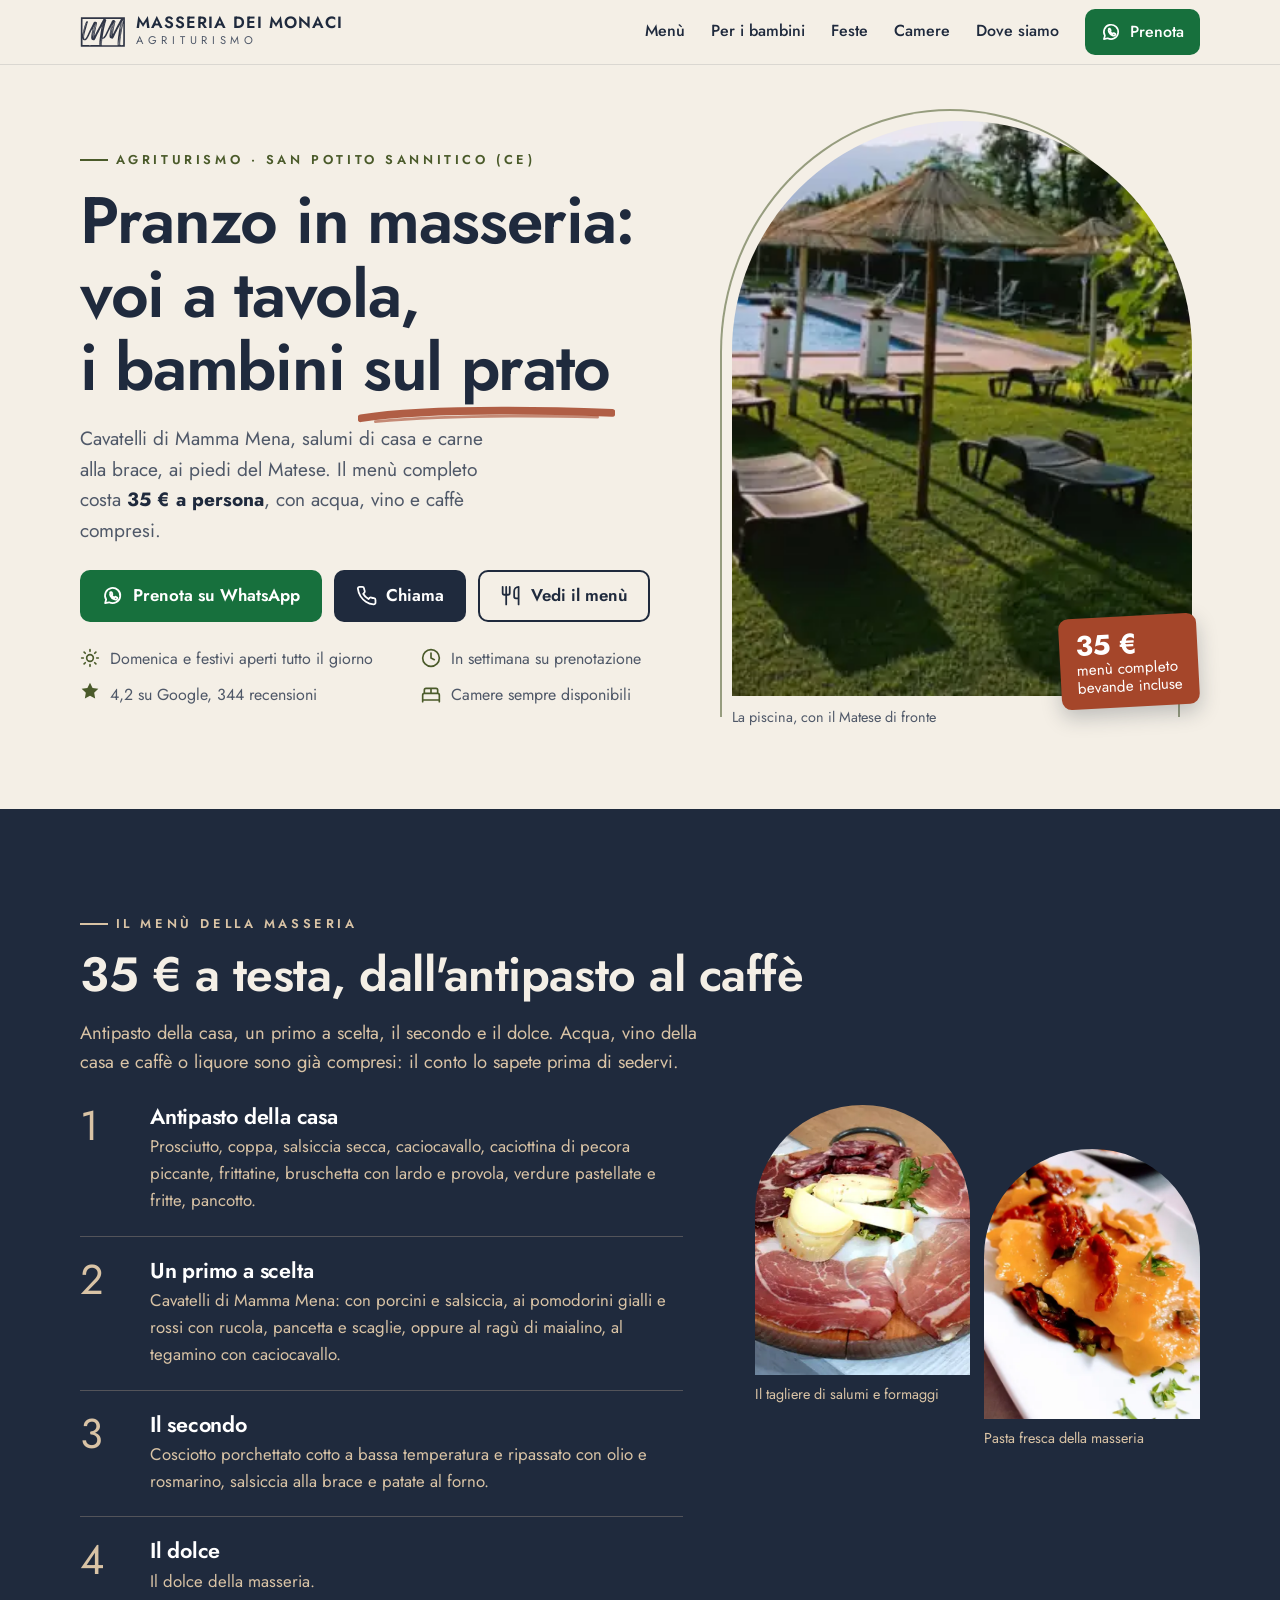
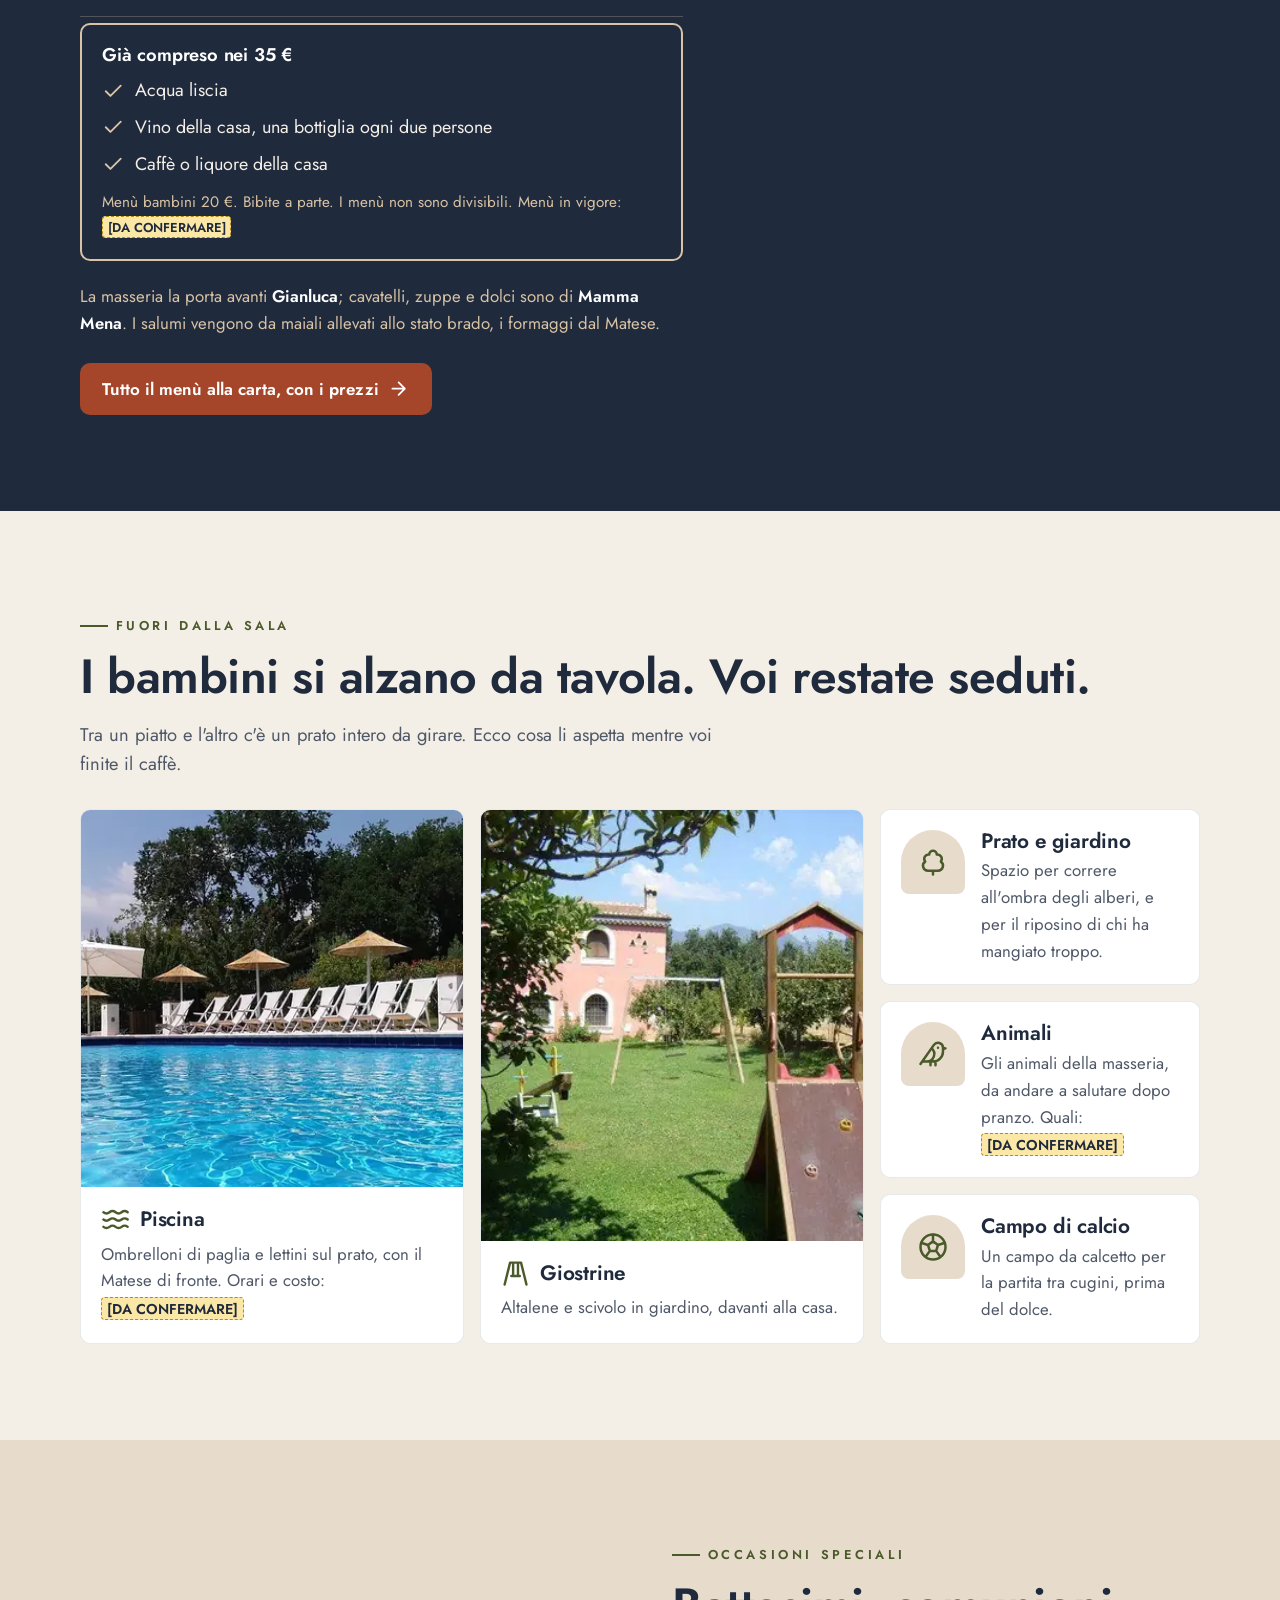
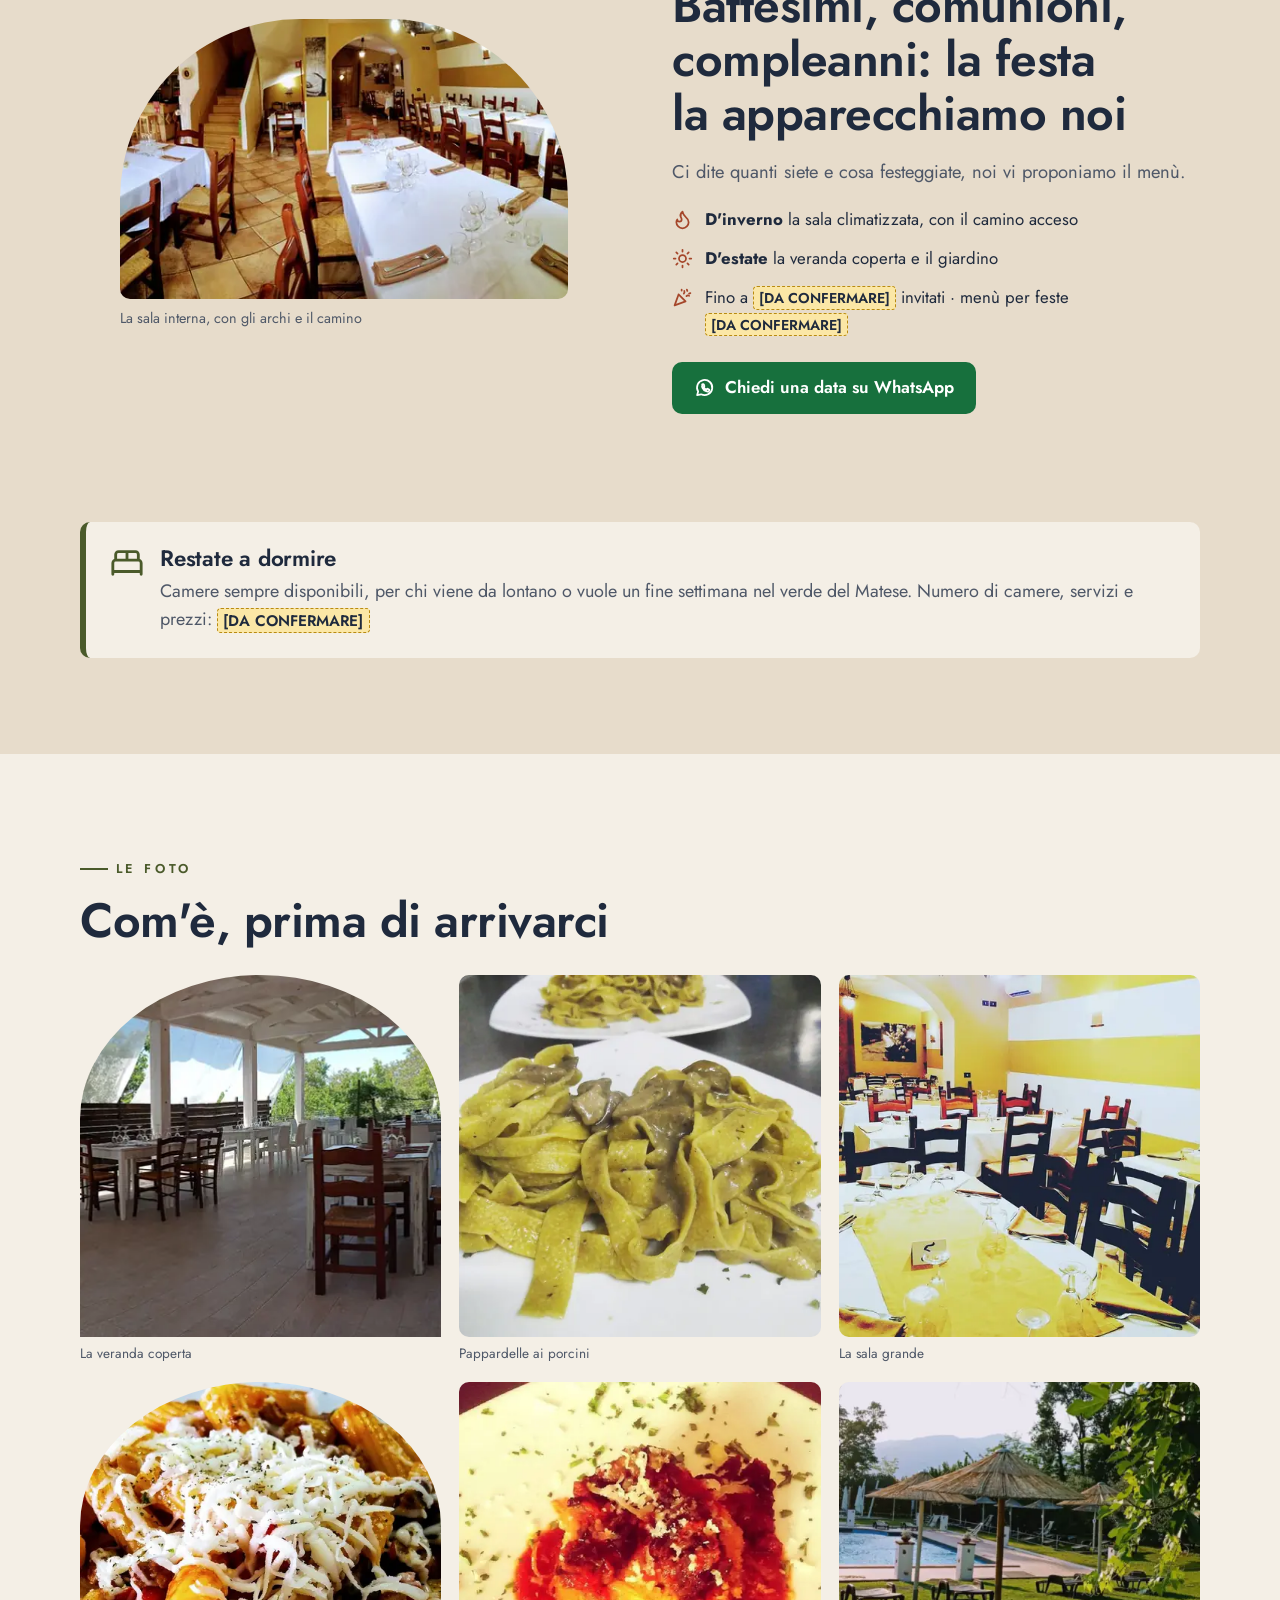
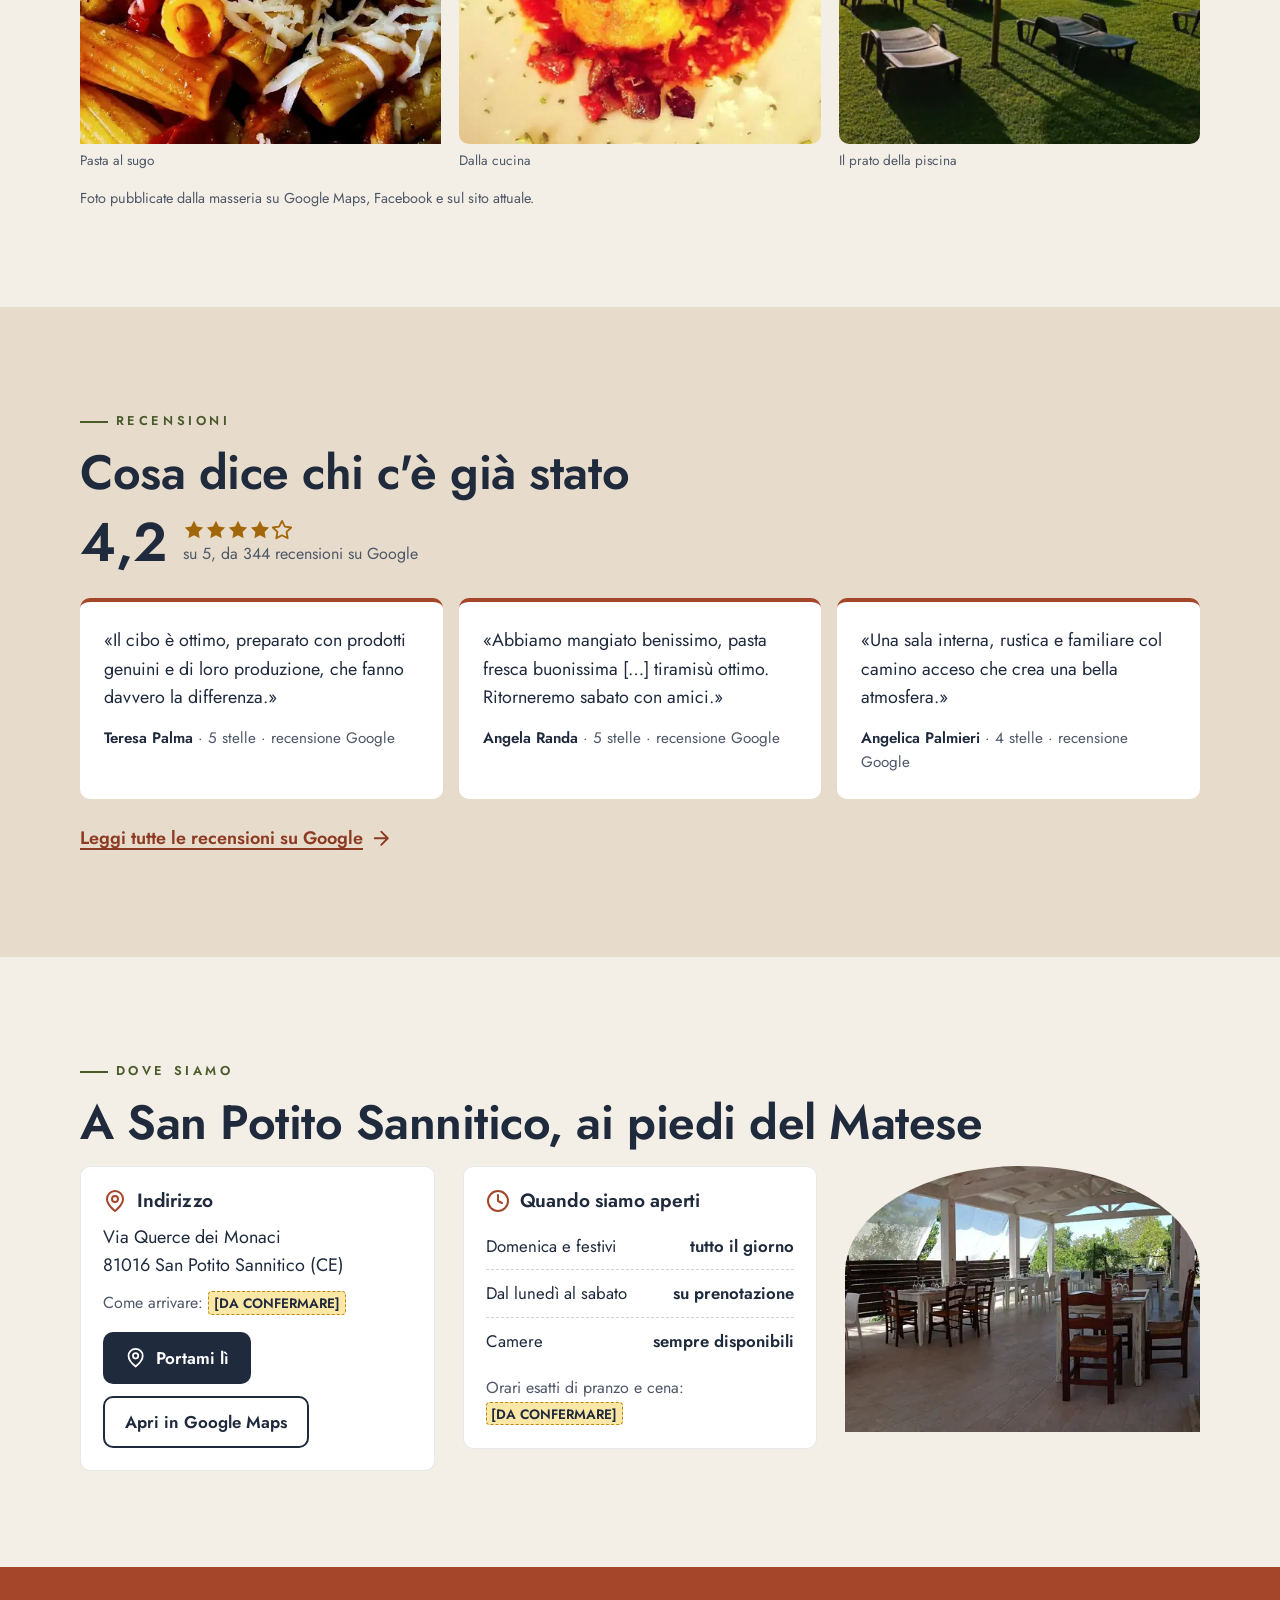
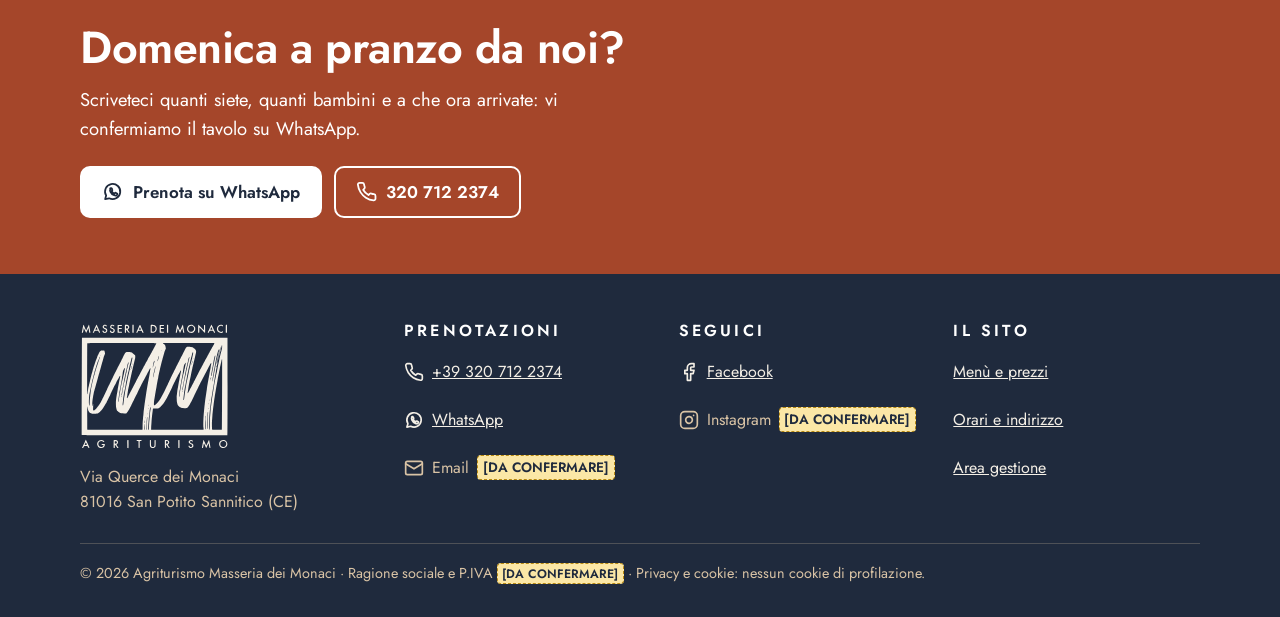
<file: index.html>
<!doctype html>
<html lang="it">
<head>
<meta charset="utf-8">
<meta name="viewport" content="width=device-width, initial-scale=1">
<title>Masseria dei Monaci · Agriturismo a San Potito Sannitico (CE)</title>
<meta name="description" content="Pranzo in masseria ai piedi del Matese: cavatelli di Mamma Mena, salumi di casa e carne alla brace. Menù completo 35 € con acqua, vino e caffè. Piscina, prato, giochi e calcetto per i bambini.">
<meta name="robots" content="noindex, nofollow">
<meta name="theme-color" content="#1f2a3d">
<link rel="canonical" href="https://masseriadeimonaci.eu/">
<meta property="og:type" content="website">
<meta property="og:locale" content="it_IT">
<meta property="og:site_name" content="Agriturismo Masseria dei Monaci">
<meta property="og:title" content="Masseria dei Monaci · Pranzo in masseria ai piedi del Matese">
<meta property="og:description" content="Menù completo 35 € con acqua, vino e caffè. Piscina, prato e giochi per i bambini. Prenota su WhatsApp.">
<meta property="og:image" content="https://fraspin02.github.io/masseria-dei-monaci-bozza/img/og-masseria.jpg">
<meta property="og:image:width" content="1200"><meta property="og:image:height" content="630">
<meta property="og:url" content="https://masseriadeimonaci.eu/">
<meta name="twitter:card" content="summary_large_image">
<link rel="icon" href="img/marchio.svg" type="image/svg+xml">
<link rel="preload" href="fonts/jost-latin-var.woff2" as="font" type="font/woff2" crossorigin>
<link rel="preload" as="image" media="(max-width:959px)" imagesrcset="img/piscina-matese-m-480.webp 480w, img/piscina-matese-m-680.webp 680w" imagesizes="calc(100vw - 40px)" fetchpriority="high">
<link rel="preload" as="image" media="(min-width:960px)" imagesrcset="img/piscina-matese-680.webp 680w, img/piscina-matese-1100.webp 1100w" imagesizes="460px" fetchpriority="high">
<style>@font-face{font-family:"Jost";font-style:normal;font-weight:400 700;font-display:swap;src:url(fonts/jost-latin-var.woff2) format("woff2")}:root{--notte:#1f2a3d;--notte-2:#28354b;--tufo:#f4efe6;--pietra:#e7dccb;--ardesia:#4f5868;--oliva:#4a5a2a;--cotto:#a5462a;--cotto-scuro:#8c3a22;--wa:#17703d;--wa-scuro:#125c32;--sabbia:#d9c3a5;--bianco:#fff;--r:10px;--arco:50% 50% 0 0/40% 40% 0 0;--gutter:20px;--max:1160px;--f:"Jost",ui-sans-serif,system-ui,-apple-system,"Segoe UI",Roboto,Arial,sans-serif}*,*::before,*::after{box-sizing:border-box}html{-webkit-text-size-adjust:100%;scroll-behavior:smooth;scroll-padding-top:76px}@media (prefers-reduced-motion:reduce){html{scroll-behavior:auto}*{transition:none!important;animation:none!important}}body{margin:0;background:var(--tufo);color:var(--notte);font:400 1.125rem/1.6 var(--f)}img{display:block;max-width:100%;height:auto}a{color:inherit}h1,h2,h3{font-weight:600;line-height:1.12;margin:0;letter-spacing:-.01em;text-wrap:balance}p{margin:0}.wrap{max-width:var(--max);margin:0 auto;padding:0 var(--gutter)}.sr{position:absolute;width:1px;height:1px;overflow:hidden;clip:rect(0 0 0 0);white-space:nowrap}.skip{position:absolute;left:-999px;top:8px;background:var(--notte);color:#fff;padding:10px 14px;border-radius:var(--r);z-index:99}.skip:focus{left:8px}:focus-visible{outline:3px solid var(--cotto);outline-offset:3px}.ico{width:1.25em;height:1.25em;flex:none;fill:none;stroke:currentColor;stroke-width:2;stroke-linecap:round;stroke-linejoin:round}.ico.pieno{fill:currentColor;stroke:none}mark.dc{background:#fbe7a6;color:var(--notte);padding:.05em .35em;border-radius:4px;font-size:.85em;font-weight:600;white-space:nowrap;border:1px dashed #b88a12}.occhiello{display:inline-flex;align-items:center;gap:.6em;font-size:.8rem;font-weight:600;letter-spacing:.28em;text-transform:uppercase;color:var(--oliva);margin-bottom:14px}.occhiello::before{content:"";width:28px;height:2px;background:currentColor}.scuro .occhiello{color:var(--sabbia)}.pennello{position:relative;display:inline}.pennello::after{content:"";position:absolute;left:-2%;right:-2%;bottom:-.16em;height:.34em;z-index:-1;background:url("data:image/svg+xml,%3Csvg xmlns='http://www.w3.org/2000/svg' viewBox='0 0 300 20' preserveAspectRatio='none'%3E%3Cpath d='M3 13C60 6 150 4 297 8' stroke='%23a5462a' stroke-width='7' fill='none' stroke-linecap='round' opacity='.85'/%3E%3Cpath d='M20 16C90 11 180 10 280 12' stroke='%23a5462a' stroke-width='2.5' fill='none' stroke-linecap='round' opacity='.6'/%3E%3C/svg%3E") no-repeat center/100% 100%}.titolo-h1,.pennello{isolation:isolate}.btn{display:inline-flex;align-items:center;justify-content:center;gap:.55em;min-height:52px;padding:12px 20px;border-radius:var(--r);font:600 1.0625rem/1.2 var(--f);text-decoration:none;border:2px solid transparent;cursor:pointer;transition:background-color .18s,color .18s,border-color .18s,transform .12s}.btn:active{transform:translateY(1px)}.btn-wa{background:var(--wa);color:#fff}.btn-wa:hover{background:var(--wa-scuro)}.btn-cotto{background:var(--cotto);color:#fff}.btn-cotto:hover{background:var(--cotto-scuro)}.btn-notte{background:var(--notte);color:#fff}.btn-notte:hover{background:var(--notte-2)}.btn-linea{border-color:var(--notte);color:var(--notte);background:transparent}.btn-linea:hover{background:var(--notte);color:#fff}.scuro .btn-linea{border-color:var(--sabbia);color:var(--sabbia)}.scuro .btn-linea:hover{background:var(--sabbia);color:var(--notte)}.link{display:inline-flex;align-items:center;gap:.4em;font-weight:600;color:var(--cotto);text-decoration:underline;text-underline-offset:4px;text-decoration-thickness:2px;min-height:44px}.scuro .link{color:var(--sabbia)}.pietra .link{color:var(--cotto-scuro)}.testata{position:sticky;top:0;z-index:20;background:rgba(244,239,230,.96);border-bottom:1px solid rgba(31,42,61,.12)}.testata .wrap{display:grid;grid-template-columns:48px 1fr 48px;align-items:center;gap:8px;min-height:64px}.marca{display:flex;align-items:center;justify-content:center;gap:8px;text-decoration:none;color:var(--notte);min-width:0}.marca img{width:40px;height:26px;flex:none}.marca b{display:block;font-size:.88rem;font-weight:600;letter-spacing:.05em;text-transform:uppercase;line-height:1.1;white-space:nowrap}.marca small{display:block;font-size:.62rem;letter-spacing:.38em;text-transform:uppercase;color:var(--ardesia)}.nav{display:none}.burger,.testata-tel{display:inline-flex;align-items:center;justify-content:center;width:48px;height:48px;padding:0;border:0;background:none;color:var(--notte);cursor:pointer}.burger .ico,.testata-tel .ico{width:26px;height:26px;fill:none;stroke:currentColor;stroke-width:2;stroke-linecap:round;stroke-linejoin:round}.testata-tel{justify-self:end}.pannello-nav{position:fixed;inset:0;z-index:40;background:var(--notte);color:#fff;padding:8px 8px 32px;overflow-y:auto;animation:da-sinistra .22s ease-out}.pannello-nav[hidden]{display:none}.pannello-nav .chiudi{color:#fff}.pannello-nav nav{display:flex;flex-direction:column;gap:2px;padding:16px 20px}.pannello-nav nav a{color:#fff;text-decoration:none;font-size:1.7rem;font-weight:600;padding:14px 0;border-bottom:1px solid rgba(255,255,255,.14)}.pannello-nav nav .btn{margin-top:26px;border-bottom:0;justify-content:center;font-size:1.1rem;padding:16px}.pannello-nav nav .btn-tel{display:flex;align-items:center;justify-content:center;gap:.5em;margin-top:12px;border:2px solid rgba(255,255,255,.4);border-radius:var(--r);font-size:1.1rem;padding:14px}.pannello-nav .ico{width:1.1em;height:1.1em}.nav-aperta{overflow:hidden}@keyframes da-sinistra{from{transform:translateX(-100%)}to{transform:none}}@media (prefers-reduced-motion:reduce){.pannello-nav{animation:none}}@media (min-width:960px){.testata .wrap{display:flex;justify-content:space-between;gap:16px}.marca{justify-content:flex-start;gap:10px}.marca img{width:46px;height:30px}.marca b{font-size:1.02rem;letter-spacing:.06em}.marca small{font-size:.7rem;letter-spacing:.42em}.nav{display:flex;align-items:center;gap:26px}.nav a{font-size:1rem;font-weight:500;text-decoration:none;padding:10px 0;border-bottom:2px solid transparent}.nav a:hover{border-color:var(--cotto)}.nav .btn{padding:10px 16px;min-height:46px;border:0}.burger,.testata-tel,.pannello-nav{display:none!important}}.hero{padding:28px 0 48px;overflow:hidden}.hero .wrap{display:grid;gap:30px}.hero h1{font-size:clamp(2.35rem,9vw,4.1rem);font-weight:600;letter-spacing:-.02em;margin-bottom:18px}.hero .sotto{font-size:1.2rem;color:var(--ardesia);max-width:36ch;margin-bottom:24px}.hero .sotto strong{color:var(--notte)}.cta{display:flex;flex-wrap:wrap;gap:12px}.cta .btn{flex:1 1 220px}.cta .btn-linea{flex:1 1 140px}.fiducia{list-style:none;margin:24px 0 0;padding:0;display:grid;gap:10px;font-size:1rem;color:var(--ardesia)}.fiducia li{display:flex;align-items:center;gap:10px}.fiducia .ico{color:var(--oliva)}.fiducia .stelle{color:#a3670b}.hero-foto{position:relative;margin:0 auto;width:100%;order:-1}.hero-foto::before{content:"";position:absolute;inset:-10px 10px 10px -10px;border:2px solid var(--oliva);border-radius:var(--arco);border-bottom:0;opacity:.55}.hero-foto picture{display:block;position:relative}.hero-foto img{position:relative;width:100%;aspect-ratio:4/3;object-fit:cover;border-radius:var(--arco)}.hero-foto figcaption{display:none}.timbro{position:absolute;right:-4px;bottom:-14px;background:var(--cotto);color:#fff;padding:12px 16px;border-radius:var(--r);transform:rotate(-3deg);box-shadow:0 8px 20px rgba(31,42,61,.25);line-height:1.15;font-size:.95rem}.timbro b{display:block;font-size:1.75rem;font-weight:700}@media (max-width:959px){.hero{padding-top:22px}.hero .occhiello{letter-spacing:.16em}}@media (min-width:960px){.hero{padding:56px 0 80px}.hero-foto{order:0;width:min(100%,460px)}.hero-foto::before{inset:-12px 12px 12px -12px}.hero-foto img{aspect-ratio:4/5}.hero-foto figcaption{display:block;position:relative;margin-top:10px;font-size:.9rem;color:var(--ardesia)}.timbro{right:-6px;bottom:22px}.hero .wrap{grid-template-columns:1.1fr .9fr;align-items:center;gap:64px}.cta .btn{flex:0 1 auto}.fiducia{grid-template-columns:auto auto;column-gap:28px}}.sez{padding:64px 0}.sez h2{font-size:clamp(2rem,7vw,3rem);margin-bottom:16px}.intro{font-size:1.15rem;color:var(--ardesia);max-width:58ch}.scuro{background:var(--notte);color:var(--tufo)}.scuro .intro{color:var(--sabbia)}.pietra{background:var(--pietra)}@media (min-width:960px){.sez{padding:96px 0}}.menu-grid{display:grid;gap:40px;margin-top:28px}.portate{list-style:none;margin:0;padding:0;display:grid;gap:22px}.portate li{display:grid;grid-template-columns:56px 1fr;gap:4px 14px;padding-bottom:22px;border-bottom:1px solid rgba(217,195,165,.28)}.portate .n{grid-row:span 2;font-size:2.6rem;font-weight:400;line-height:1;color:var(--sabbia)}.portate h3{font-size:1.35rem;color:#fff}.portate p{color:var(--sabbia);font-size:1.05rem}.incluso{margin-top:6px;padding:20px;border:2px solid var(--sabbia);border-radius:var(--r)}.incluso h3{font-size:1.15rem;margin-bottom:10px;color:#fff}.incluso ul{list-style:none;margin:0;padding:0;display:grid;gap:8px}.incluso li{display:flex;gap:10px;align-items:flex-start;color:var(--tufo)}.incluso li .ico{color:var(--sabbia);margin-top:.2em}.incluso .nota{margin-top:12px;font-size:.95rem;color:var(--sabbia)}.prezzo-grande{display:flex;align-items:baseline;gap:12px;margin:8px 0 22px}.prezzo-grande b{white-space:nowrap;font-size:3.6rem;font-weight:600;line-height:1;color:#fff}.prezzo-grande span{color:var(--sabbia);font-size:1.05rem}.cucina{margin-top:22px;font-size:1.05rem;color:var(--sabbia)}.cucina strong{color:#fff;font-weight:600}.menu-foto{display:grid;grid-template-columns:1fr 1fr;gap:14px;align-self:start}.menu-foto figure{margin:0}.menu-foto img{width:100%;aspect-ratio:4/5;object-fit:cover;border-radius:var(--arco)}.menu-foto figure:nth-child(2){margin-top:44px}.menu-foto figcaption{font-size:.9rem;color:var(--sabbia);margin-top:8px}.menu-azioni{display:flex;flex-wrap:wrap;gap:12px;margin-top:26px}@media (min-width:960px){.menu-grid{grid-template-columns:1.15fr .85fr;gap:72px}}.fam{display:grid;gap:16px;margin-top:30px}.scheda{background:var(--bianco);border-radius:var(--r);overflow:hidden;border:1px solid rgba(31,42,61,.1)}.scheda img{width:100%;aspect-ratio:4/3;object-fit:cover}.scheda .testo{padding:18px 20px 22px}.scheda h3{display:flex;align-items:center;gap:10px;font-size:1.3rem;margin-bottom:6px}.scheda h3 .ico{color:var(--oliva);width:1.4em;height:1.4em}.scheda p{color:var(--ardesia);font-size:1.05rem}.scheda.icona{display:grid;grid-template-columns:64px 1fr;gap:16px;align-items:start;padding:20px}.scheda.icona .tondo{width:64px;height:64px;border-radius:50% 50% 8px 8px;background:var(--pietra);display:grid;place-items:center;color:var(--oliva)}.scheda.icona .tondo .ico{width:30px;height:30px}.scheda.icona .testo{padding:0}.scheda.icona h3{margin-bottom:4px}@media (min-width:700px){.fam{grid-template-columns:1fr 1fr}.fam .grande{grid-row:span 2;display:flex;flex-direction:column}.fam .grande img{flex:1;min-height:220px;aspect-ratio:auto}}@media (min-width:1000px){.fam{grid-template-columns:1.2fr 1.2fr 1fr}.fam .grande{grid-row:span 3}}.feste{display:grid;gap:32px;align-items:center}.feste-foto img{width:100%;aspect-ratio:16/10;object-fit:cover;border-radius:180px 180px var(--r) var(--r)}.feste-foto figcaption{font-size:.9rem;color:var(--ardesia);margin-top:8px}.spazi{list-style:none;margin:20px 0 24px;padding:0;display:grid;gap:12px}.spazi li{display:flex;gap:12px;align-items:flex-start;font-size:1.05rem}.spazi .ico{color:var(--cotto);margin-top:.2em}.camere{margin-top:44px;display:grid;grid-template-columns:auto 1fr;gap:16px;align-items:start;padding:24px;background:var(--tufo);border-radius:var(--r);border-left:6px solid var(--oliva)}.camere .ico{width:34px;height:34px;color:var(--oliva)}.camere h3{font-size:1.4rem;margin-bottom:6px}.camere p{color:var(--ardesia)}@media (min-width:960px){.feste{grid-template-columns:1fr 1fr;gap:64px}.camere{grid-column:1/-1}}.galleria{display:grid;grid-template-columns:1fr 1fr;gap:12px;margin-top:28px}.galleria figure{margin:0;position:relative}.galleria img{width:100%;aspect-ratio:1;object-fit:cover;border-radius:var(--r)}.galleria figure:nth-child(3n+1) img{border-radius:var(--arco)}.galleria figcaption{font-size:.85rem;color:var(--ardesia);margin-top:6px}.fonte-foto{margin-top:16px;font-size:.9rem;color:var(--ardesia)}@media (min-width:860px){.galleria{grid-template-columns:repeat(3,1fr);gap:18px}}.voto{display:flex;align-items:center;gap:16px;margin:8px 0 28px}.voto b{font-size:3.4rem;font-weight:600;line-height:1}.voto .stelle{display:flex;color:#a3670b}.voto .stelle .ico{width:22px;height:22px}.voto small{display:block;color:var(--ardesia);font-size:1rem}.recensioni{display:grid;gap:16px}.recensioni blockquote{margin:0;padding:24px;background:var(--bianco);border-radius:var(--r);border-top:4px solid var(--cotto)}.recensioni blockquote p{font-size:1.12rem}.recensioni footer{margin-top:14px;font-size:.95rem;color:var(--ardesia)}.recensioni footer b{color:var(--notte);font-weight:600}@media (min-width:900px){.recensioni{grid-template-columns:repeat(3,1fr)}}.dove{display:grid;gap:28px}.blocco{background:var(--bianco);border-radius:var(--r);padding:22px;border:1px solid rgba(31,42,61,.1)}.blocco h3{display:flex;align-items:center;gap:10px;font-size:1.2rem;margin-bottom:10px}.blocco h3 .ico{color:var(--cotto)}.orari{list-style:none;margin:0;padding:0}.orari li{display:flex;justify-content:space-between;gap:12px;padding:10px 0;border-bottom:1px dashed rgba(31,42,61,.2);font-size:1.05rem}.orari li:last-child{border:0}.orari span:last-child{font-weight:600;text-align:right}.dove .cta{margin-top:16px}.dove-foto img{width:100%;aspect-ratio:4/3;object-fit:cover;border-radius:var(--arco)}@media (min-width:960px){.dove{grid-template-columns:1fr 1fr 1fr;align-items:start}}.chiusura{background:var(--cotto);color:#fff;padding:56px 0;text-align:left}.chiusura h2{font-size:clamp(1.9rem,6vw,2.8rem);margin-bottom:12px}.chiusura p{font-size:1.15rem;max-width:50ch;margin-bottom:22px}.chiusura .btn-bianco{background:#fff;color:var(--notte)}.chiusura .btn-bianco:hover{background:var(--tufo)}.chiusura .btn-linea{border-color:#fff;color:#fff}.chiusura .btn-linea:hover{background:#fff;color:var(--cotto)}.piede{background:var(--notte);color:var(--sabbia);padding:48px 0 32px;font-size:1rem}.piede .wrap{display:grid;gap:28px}.piede img{width:150px;height:auto}.piede h3{color:#fff;font-size:1rem;letter-spacing:.2em;text-transform:uppercase;margin-bottom:10px}.piede ul{list-style:none;margin:0;padding:0;display:grid;gap:4px}.piede a{color:var(--tufo);display:inline-flex;align-items:center;gap:8px;min-height:44px}.piede .legale{grid-column:1/-1;border-top:1px solid rgba(217,195,165,.25);padding-top:18px;font-size:.9rem}@media (min-width:860px){.piede .wrap{grid-template-columns:1.2fr 1fr 1fr 1fr}}.m-hero{padding-top:28px;padding-bottom:20px}.m-hero h1{font-size:clamp(2.2rem,8vw,3.4rem);margin-bottom:10px}.m-hero p{color:var(--ardesia);font-size:1.1rem}.schede-cat{position:sticky;top:64px;z-index:15;background:var(--tufo);border-bottom:1px solid rgba(31,42,61,.12)}.schede-cat ul{list-style:none;margin:0 auto;padding:10px var(--gutter);display:flex;gap:8px;overflow-x:auto;scrollbar-width:none;max-width:var(--max)}.schede-cat ul::-webkit-scrollbar{display:none}.schede-cat a{display:inline-flex;align-items:center;min-height:44px;padding:8px 14px;border-radius:var(--r);border:2px solid rgba(31,42,61,.25);text-decoration:none;font-weight:600;font-size:1rem;white-space:nowrap}.schede-cat a:hover,.schede-cat a.attiva{background:var(--notte);border-color:var(--notte);color:#fff}.m-cat{padding:34px 0 8px}.m-cat h2{font-size:clamp(1.7rem,6vw,2.3rem);margin-bottom:6px}.m-cat .nota-cat{color:var(--ardesia);font-size:1rem;margin-bottom:12px}.piatti{list-style:none;margin:0;padding:0}.piatti li{padding:16px 0;border-bottom:1px solid rgba(31,42,61,.14)}.piatti .riga{display:flex;align-items:baseline;gap:10px}.piatti .nome{font-weight:600;font-size:1.15rem}.piatti .puntini{flex:1;border-bottom:2px dotted rgba(31,42,61,.3);transform:translateY(-4px);min-width:16px}.piatti .prezzo{font-weight:600;font-size:1.15rem;color:var(--cotto);white-space:nowrap}.piatti .desc{color:var(--ardesia);font-size:1.02rem;margin-top:4px}.fisso{background:var(--notte);color:var(--tufo);border-radius:var(--r);padding:26px 22px;margin-top:8px}.fisso h2{color:#fff}.fisso .portate{margin-top:18px}.fisso .portate li{grid-template-columns:44px 1fr}.fisso .portate .n{font-size:2rem}.allergeni{margin:32px 0 8px;padding:18px 20px;background:var(--pietra);border-radius:var(--r);font-size:1.02rem}.m-fine{padding:28px 0 48px}.m-wrap{max-width:780px}.pannello{max-width:780px}.p-avviso{margin:18px 0;padding:14px 16px;border-radius:var(--r);background:#fbe7a6;border:1px dashed #b88a12;font-size:1rem}.p-voce{display:grid;grid-template-columns:1fr 110px;gap:10px;padding:14px 0;border-bottom:1px solid rgba(31,42,61,.14);align-items:end}.p-voce label{display:block;font-size:.9rem;font-weight:600;color:var(--ardesia);margin-bottom:4px}.p-voce input[type=text]{width:100%;min-height:48px;padding:10px 12px;font:500 1.05rem var(--f);color:var(--notte);border:2px solid rgba(31,42,61,.25);border-radius:8px;background:#fff}.p-voce .disp{grid-column:1/-1;display:flex;align-items:center;gap:10px;font-size:1rem;min-height:44px}.p-voce .disp input{width:22px;height:22px;accent-color:var(--oliva)}.p-azioni{position:sticky;bottom:86px;display:flex;gap:10px;margin-top:20px;padding:12px 0;background:var(--tufo)}.toast{position:fixed;left:50%;bottom:150px;transform:translateX(-50%);background:var(--notte);color:#fff;padding:14px 18px;border-radius:var(--r);max-width:90vw;font-size:1rem;opacity:0;pointer-events:none;transition:opacity .2s}.toast.on{opacity:1}@media (min-width:960px){.p-azioni{bottom:0}.toast{bottom:40px}}</style>
<script type="application/ld+json">{"@context": "https://schema.org", "@type": ["Restaurant", "LodgingBusiness"], "name": "Agriturismo Masseria dei Monaci", "url": "https://masseriadeimonaci.eu/", "image": "https://fraspin02.github.io/masseria-dei-monaci-bozza/img/og-masseria.jpg", "logo": "https://fraspin02.github.io/masseria-dei-monaci-bozza/img/logo.svg", "telephone": "+39 320 712 2374", "address": {"@type": "PostalAddress", "streetAddress": "Via Querce dei Monaci", "postalCode": "81016", "addressLocality": "San Potito Sannitico", "addressRegion": "CE", "addressCountry": "IT"}, "geo": {"@type": "GeoCoordinates", "latitude": 41.3250577, "longitude": 14.3926931}, "hasMap": "https://maps.google.com/?cid=16909371066972422760", "servesCuisine": ["Cucina tradizionale campana", "Cucina del Matese"], "priceRange": "€€", "acceptsReservations": true, "hasMenu": "https://masseriadeimonaci.eu/menu", "amenityFeature": [{"@type": "LocationFeatureSpecification", "name": "Piscina", "value": true}, {"@type": "LocationFeatureSpecification", "name": "Area verde", "value": true}, {"@type": "LocationFeatureSpecification", "name": "Giochi per bambini", "value": true}, {"@type": "LocationFeatureSpecification", "name": "Campo da calcetto", "value": true}, {"@type": "LocationFeatureSpecification", "name": "Sala con camino", "value": true}], "sameAs": ["https://www.facebook.com/AgriturismoMasseriaDeiMonaci/"]}</script>
</head>
<body>
<svg xmlns="http://www.w3.org/2000/svg" style="display:none" aria-hidden="true"><symbol id="i-wa" viewBox="0 0 24 24"><path d="M3.5 20.5l1.2-4.1A8.6 8.6 0 1 1 8 19.5z"/><path d="M9.2 8.4c.2-.4.5-.4.8-.4h.5c.2 0 .4.1.5.4l.7 1.6c.1.2 0 .5-.1.6l-.5.6c-.1.2-.1.4 0 .5.6 1.1 1.5 1.9 2.6 2.5.2.1.4.1.5-.1l.6-.7c.2-.2.4-.2.6-.1l1.6.8c.2.1.3.3.3.5 0 .6-.3 1.3-.9 1.6-.6.3-1.4.4-2.6-.1-2-.8-3.6-2.4-4.4-4.2-.5-1-.4-2.4.3-3.1"/></symbol><symbol id="i-tel" viewBox="0 0 24 24"><path d="M22 16.92v3a2 2 0 0 1-2.18 2 19.79 19.79 0 0 1-8.63-3.07 19.5 19.5 0 0 1-6-6 19.79 19.79 0 0 1-3.07-8.67A2 2 0 0 1 4.11 2h3a2 2 0 0 1 2 1.72c.13.96.36 1.9.7 2.81a2 2 0 0 1-.45 2.11L8.09 9.91a16 16 0 0 0 6 6l1.27-1.27a2 2 0 0 1 2.11-.45c.91.34 1.85.57 2.81.7A2 2 0 0 1 22 16.92z"/></symbol><symbol id="i-menu" viewBox="0 0 24 24"><path d="M3 2v7c0 1.1.9 2 2 2h4a2 2 0 0 0 2-2V2M7 2v20M21 15V2a5 5 0 0 0-5 5v6c0 1.1.9 2 2 2h3zm0 0v7"/></symbol><symbol id="i-onde" viewBox="0 0 24 24"><path d="M2 6c.6.5 1.2 1 2.5 1C7 7 7 5 9.5 5c2.6 0 2.4 2 5 2 2.5 0 2.5-2 5-2 1.3 0 1.9.5 2.5 1M2 12c.6.5 1.2 1 2.5 1 2.5 0 2.5-2 5-2 2.6 0 2.4 2 5 2 2.5 0 2.5-2 5-2 1.3 0 1.9.5 2.5 1M2 18c.6.5 1.2 1 2.5 1 2.5 0 2.5-2 5-2 2.6 0 2.4 2 5 2 2.5 0 2.5-2 5-2 1.3 0 1.9.5 2.5 1"/></symbol><symbol id="i-albero" viewBox="0 0 24 24"><path d="M8 19a4 4 0 0 1-2.24-7.32A3.5 3.5 0 0 1 9 6.03V6a3 3 0 1 1 6 0v.04a3.5 3.5 0 0 1 3.24 5.65A4 4 0 0 1 16 19zM12 19v3"/></symbol><symbol id="i-altalena" viewBox="0 0 24 24"><path d="M3 21L7.5 3h9L21 21M7.5 3h9M10 3v11M14 3v11M8.5 14h7"/></symbol><symbol id="i-gallina" viewBox="0 0 24 24"><path d="M16 7h.01M3.4 18H12a8 8 0 0 0 8-8V7a4 4 0 0 0-7.28-2.3L2 20M20 7l2 .5-2 .5M10 18v3M14 17.75V21M7 18a6 6 0 0 0 3.84-10.61"/></symbol><symbol id="i-pallone" viewBox="0 0 24 24"><circle cx="12" cy="12" r="10"/><path d="M12 7.5l4 2.9-1.5 4.7h-5L8 10.4zM12 7.5V2.2M16 10.4l5-1.6M14.5 15.1l3.1 4.3M9.5 15.1l-3.1 4.3M8 10.4L3 8.8"/></symbol><symbol id="i-letto" viewBox="0 0 24 24"><path d="M2 20v-8a2 2 0 0 1 2-2h16a2 2 0 0 1 2 2v8M4 10V6a2 2 0 0 1 2-2h12a2 2 0 0 1 2 2v4M12 4v6M2 18h20"/></symbol><symbol id="i-fuoco" viewBox="0 0 24 24"><path d="M8.5 14.5A2.5 2.5 0 0 0 11 12c0-1.38-.5-2-1-3-1.07-2.14-.22-4.05 2-6 .5 2.5 2 4.9 4 6.5 2 1.6 3 3.5 3 5.5a7 7 0 1 1-14 0c0-1.15.43-2.29 1-3a2.5 2.5 0 0 0 2.5 2.5z"/></symbol><symbol id="i-sole" viewBox="0 0 24 24"><circle cx="12" cy="12" r="4"/><path d="M12 2v2M12 20v2M4.93 4.93l1.41 1.41M17.66 17.66l1.41 1.41M2 12h2M20 12h2M6.34 17.66l-1.41 1.41M19.07 4.93l-1.41 1.41"/></symbol><symbol id="i-festa" viewBox="0 0 24 24"><path d="M3 21l4.5-12.5 8 8zM7.5 8.5l8 8M14 4.5c.5 1 .5 2-.5 3M19.5 10c-1-.5-2-.5-3 .5M17 3l.5 1.5M21 7l-1.5.5M11 3v1"/></symbol><symbol id="i-pin" viewBox="0 0 24 24"><path d="M20 10c0 6-8 12-8 12s-8-6-8-12a8 8 0 0 1 16 0z"/><circle cx="12" cy="10" r="3"/></symbol><symbol id="i-orologio" viewBox="0 0 24 24"><circle cx="12" cy="12" r="10"/><path d="M12 6v6l4 2"/></symbol><symbol id="i-check" viewBox="0 0 24 24"><path d="M20 6L9 17l-5-5"/></symbol><symbol id="i-freccia" viewBox="0 0 24 24"><path d="M5 12h14M12 5l7 7-7 7"/></symbol><symbol id="i-indietro" viewBox="0 0 24 24"><path d="M19 12H5M12 19l-7-7 7-7"/></symbol><symbol id="i-stella" viewBox="0 0 24 24"><path d="M12 2l3.09 6.26L22 9.27l-5 4.87 1.18 6.88L12 17.77l-6.18 3.25L7 14.14 2 9.27l6.91-1.01z"/></symbol><symbol id="i-fb" viewBox="0 0 24 24"><path d="M18 2h-3a5 5 0 0 0-5 5v3H7v4h3v8h4v-8h3l1-4h-4V7a1 1 0 0 1 1-1h3z"/></symbol><symbol id="i-ig" viewBox="0 0 24 24"><rect x="2" y="2" width="20" height="20" rx="5"/><path d="M16 11.37A4 4 0 1 1 12.63 8 4 4 0 0 1 16 11.37zM17.5 6.5h.01"/></symbol><symbol id="i-mail" viewBox="0 0 24 24"><rect x="2" y="4" width="20" height="16" rx="2"/><path d="M22 7l-10 6L2 7"/></symbol><symbol id="i-matita" viewBox="0 0 24 24"><path d="M17 3a2.83 2.83 0 1 1 4 4L7.5 20.5 2 22l1.5-5.5z"/></symbol></svg>
<a class="skip" href="#contenuto">Vai al contenuto</a>
<header class="testata"><div class="wrap">
<button class="burger" type="button" aria-label="Apri il menù" aria-expanded="false" aria-controls="pannello-nav"><svg class="ico" viewBox="0 0 24 24" aria-hidden="true"><path d="M3 6h18M3 12h18M3 18h18"/></svg></button>
<a class="marca" href="index.html"><img src="img/marchio.svg" width="46" height="30" alt=""><span><b>Masseria dei Monaci</b><small>Agriturismo</small></span></a>
<nav class="nav" aria-label="Principale"><a href="index.html#menu">Menù</a><a href="index.html#famiglie">Per i bambini</a><a href="index.html#feste">Feste</a><a href="index.html#camere">Camere</a><a href="index.html#dove">Dove siamo</a><a class="btn btn-wa" href="https://wa.me/393207122374?text=Buongiorno%2C%20vorrei%20prenotare%20un%20tavolo%20per%20...%20persone%20%28di%20cui%20...%20bambini%29%2C%20il%20giorno%20...%20alle%20ore%20..." target="_blank" rel="noopener"><svg class="ico"><use href="#i-wa"/></svg>Prenota</a></nav>
<a class="testata-tel" href="tel:+393207122374" aria-label="Chiama la masseria"><svg class="ico"><use href="#i-tel"/></svg></a>
</div></header>
<div class="pannello-nav" id="pannello-nav" hidden>
<button class="burger chiudi" type="button" aria-label="Chiudi il menù"><svg class="ico" viewBox="0 0 24 24" aria-hidden="true"><path d="M5 5l14 14M19 5L5 19"/></svg></button>
<nav aria-label="Menù mobile"><a href="index.html#menu">Menù</a><a href="index.html#famiglie">Per i bambini</a><a href="index.html#feste">Feste</a><a href="index.html#camere">Camere</a><a href="index.html#dove">Dove siamo</a><a class="btn btn-wa" href="https://wa.me/393207122374?text=Buongiorno%2C%20vorrei%20prenotare%20un%20tavolo%20per%20...%20persone%20%28di%20cui%20...%20bambini%29%2C%20il%20giorno%20...%20alle%20ore%20..." target="_blank" rel="noopener"><svg class="ico"><use href="#i-wa"/></svg>Prenota su WhatsApp</a><a class="btn-tel" href="tel:+393207122374"><svg class="ico"><use href="#i-tel"/></svg>Chiama</a></nav>
</div>
<script>(function(){var p=document.getElementById("pannello-nav"),b=document.querySelector(".burger");function s(o){p.hidden=!o;b.setAttribute("aria-expanded",o);document.body.classList.toggle("nav-aperta",o)}b.addEventListener("click",function(){s(true)});p.addEventListener("click",function(e){if(e.target.closest(".chiudi")||e.target.closest("a"))s(false)});document.addEventListener("keydown",function(e){if(e.key==="Escape")s(false)})})()</script>
<main id="contenuto">

<section class="hero" aria-labelledby="titolo">
  <div class="wrap">
    <div>
      <p class="occhiello">Agriturismo · San Potito Sannitico (CE)</p>
      <h1 id="titolo">Pranzo in masseria: voi a tavola, i&nbsp;bambini <span class="pennello">sul prato</span></h1>
      <p class="sotto">Cavatelli di Mamma Mena, salumi di casa e carne alla brace, ai piedi del Matese. Il menù completo costa <strong>35 € a persona</strong>, con acqua, vino e caffè compresi.</p>
      <div class="cta">
        <a class="btn btn-wa" href="https://wa.me/393207122374?text=Buongiorno%2C%20vorrei%20prenotare%20un%20tavolo%20per%20...%20persone%20%28di%20cui%20...%20bambini%29%2C%20il%20giorno%20...%20alle%20ore%20..." target="_blank" rel="noopener"><svg class="ico"><use href="#i-wa"/></svg>Prenota su WhatsApp</a>
        <a class="btn btn-notte" href="tel:+393207122374"><svg class="ico"><use href="#i-tel"/></svg>Chiama</a>
        <a class="btn btn-linea" href="#menu"><svg class="ico"><use href="#i-menu"/></svg>Vedi il menù</a>
      </div>
      <ul class="fiducia">
        <li><svg class="ico"><use href="#i-sole"/></svg>Domenica e festivi aperti tutto il giorno</li>
        <li><svg class="ico"><use href="#i-orologio"/></svg>In settimana su prenotazione</li>
        <li><span class="stelle" aria-hidden="true"><svg class="ico pieno"><use href="#i-stella"/></svg></span>4,2 su Google, 344 recensioni</li>
        <li><svg class="ico"><use href="#i-letto"/></svg>Camere sempre disponibili</li>
      </ul>
    </div>
    <figure class="hero-foto">
      <picture><source media="(min-width:960px)" srcset="img/piscina-matese-680.webp 680w, img/piscina-matese-1100.webp 1100w" sizes="460px" width="680" height="850"><img src="img/piscina-matese-m-680.webp" srcset="img/piscina-matese-m-480.webp 480w, img/piscina-matese-m-680.webp 680w" sizes="calc(100vw - 40px)" width="680" height="510" alt="La piscina della masseria con ombrelloni di paglia e lettini sul prato, sullo sfondo le montagne del Matese" fetchpriority="high"></picture>
      <p class="timbro"><b>35 €</b>menù completo<br>bevande incluse</p>
      <figcaption>La piscina, con il Matese di fronte</figcaption>
    </figure>
  </div>
</section>

<section class="sez scuro" id="menu" aria-labelledby="t-menu">
  <div class="wrap">
    <p class="occhiello">Il menù della masseria</p>
    <h2 id="t-menu">35 € a testa, dall'antipasto al caffè</h2>
    <p class="intro">Antipasto della casa, un primo a scelta, il secondo e il dolce. Acqua, vino della casa e caffè o liquore sono già compresi: il conto lo sapete prima di sedervi.</p>
    <div class="menu-grid">
      <div>
        <ol class="portate">
          <li><span class="n" aria-hidden="true">1</span><h3>Antipasto della casa</h3><p>Prosciutto, coppa, salsiccia secca, caciocavallo, caciottina di pecora piccante, frittatine, bruschetta con lardo e provola, verdure pastellate e fritte, pancotto.</p></li>
          <li><span class="n" aria-hidden="true">2</span><h3>Un primo a scelta</h3><p>Cavatelli di Mamma Mena: con porcini e salsiccia, ai pomodorini gialli e rossi con rucola, pancetta e scaglie, oppure al ragù di maialino, al tegamino con caciocavallo.</p></li>
          <li><span class="n" aria-hidden="true">3</span><h3>Il secondo</h3><p>Cosciotto porchettato cotto a bassa temperatura e ripassato con olio e rosmarino, salsiccia alla brace e patate al forno.</p></li>
          <li><span class="n" aria-hidden="true">4</span><h3>Il dolce</h3><p>Il dolce della masseria.</p></li>
        </ol>
        <div class="incluso">
          <h3>Già compreso nei 35 €</h3>
          <ul>
            <li><svg class="ico"><use href="#i-check"/></svg>Acqua liscia</li>
            <li><svg class="ico"><use href="#i-check"/></svg>Vino della casa, una bottiglia ogni due persone</li>
            <li><svg class="ico"><use href="#i-check"/></svg>Caffè o liquore della casa</li>
          </ul>
          <p class="nota">Menù bambini 20 €. Bibite a parte. I menù non sono divisibili. Menù in vigore: <mark class="dc">[DA CONFERMARE]</mark></p>
        </div>
        <p class="cucina">La masseria la porta avanti <strong>Gianluca</strong>; cavatelli, zuppe e dolci sono di <strong>Mamma Mena</strong>. I salumi vengono da maiali allevati allo stato brado, i formaggi dal Matese.</p>
        <div class="menu-azioni">
          <a class="btn btn-cotto" href="menu.html">Tutto il menù alla carta, con i prezzi<svg class="ico"><use href="#i-freccia"/></svg></a>
        </div>
      </div>
      <div class="menu-foto">
        <figure><img src="img/tagliere-480.webp" srcset="img/tagliere-480.webp 480w, img/tagliere-800.webp 800w" sizes="(min-width:960px) 220px, 45vw" width="480" height="360" loading="lazy" decoding="async" alt="Tagliere di prosciutto, coppa e formaggi su un piatto di legno"><figcaption>Il tagliere di salumi e formaggi</figcaption></figure>
        <figure><img src="img/pasta-fresca-480.webp" srcset="img/pasta-fresca-480.webp 480w, img/pasta-fresca-800.webp 800w" sizes="(min-width:960px) 220px, 45vw" width="480" height="600" loading="lazy" decoding="async" alt="Pasta fresca ripiena con pomodori secchi e zucchine"><figcaption>Pasta fresca della masseria</figcaption></figure>
      </div>
    </div>
  </div>
</section>

<section class="sez" id="famiglie" aria-labelledby="t-fam">
  <div class="wrap">
    <p class="occhiello">Fuori dalla sala</p>
    <h2 id="t-fam">I bambini si alzano da tavola. Voi restate seduti.</h2>
    <p class="intro">Tra un piatto e l'altro c'è un prato intero da girare. Ecco cosa li aspetta mentre voi finite il caffè.</p>
    <div class="fam">
      <article class="scheda grande">
        <img src="img/piscina-480.webp" srcset="img/piscina-480.webp 480w, img/piscina-800.webp 800w" sizes="(min-width:1000px) 400px, (min-width:700px) 50vw, calc(100vw - 40px)" width="480" height="360" loading="lazy" decoding="async" alt="La piscina con lettini bianchi e ombrelloni, circondata dagli alberi">
        <div class="testo"><h3><svg class="ico"><use href="#i-onde"/></svg>Piscina</h3><p>Ombrelloni di paglia e lettini sul prato, con il Matese di fronte. Orari e costo: <mark class="dc">[DA CONFERMARE]</mark></p></div>
      </article>
      <article class="scheda grande">
        <img src="img/giardino-giochi-480.webp" srcset="img/giardino-giochi-480.webp 480w, img/giardino-giochi-600.webp 600w" sizes="(min-width:1000px) 400px, (min-width:700px) 50vw, calc(100vw - 40px)" width="480" height="360" loading="lazy" decoding="async" alt="Il giardino con altalena e scivolo davanti alla casa rosa della masseria">
        <div class="testo"><h3><svg class="ico"><use href="#i-altalena"/></svg>Giostrine</h3><p>Altalene e scivolo in giardino, davanti alla casa.</p></div>
      </article>
      <article class="scheda icona"><span class="tondo"><svg class="ico"><use href="#i-albero"/></svg></span><div class="testo"><h3>Prato e giardino</h3><p>Spazio per correre all'ombra degli alberi, e per il riposino di chi ha mangiato troppo.</p></div></article>
      <article class="scheda icona"><span class="tondo"><svg class="ico"><use href="#i-gallina"/></svg></span><div class="testo"><h3>Animali</h3><p>Gli animali della masseria, da andare a salutare dopo pranzo. Quali: <mark class="dc">[DA CONFERMARE]</mark></p></div></article>
      <article class="scheda icona"><span class="tondo"><svg class="ico"><use href="#i-pallone"/></svg></span><div class="testo"><h3>Campo di calcio</h3><p>Un campo da calcetto per la partita tra cugini, prima del dolce.</p></div></article>
    </div>
  </div>
</section>

<section class="sez pietra" id="feste" aria-labelledby="t-feste">
  <div class="wrap feste">
    <figure class="feste-foto">
      <img src="img/sala-camino-480.webp" srcset="img/sala-camino-480.webp 480w, img/sala-camino-800.webp 800w, img/sala-camino-1100.webp 1100w" sizes="(min-width:960px) 540px, calc(100vw - 40px)" width="800" height="500" loading="lazy" decoding="async" alt="La sala interna con archi in muratura, tavoli apparecchiati con tovaglie bianche e sedie impagliate">
      <figcaption>La sala interna, con gli archi e il camino</figcaption>
    </figure>
    <div>
      <p class="occhiello">Occasioni speciali</p>
      <h2 id="t-feste">Battesimi, comunioni, compleanni: la festa la apparecchiamo noi</h2>
      <p class="intro">Ci dite quanti siete e cosa festeggiate, noi vi proponiamo il menù.</p>
      <ul class="spazi">
        <li><svg class="ico"><use href="#i-fuoco"/></svg><span><b>D'inverno</b> la sala climatizzata, con il camino acceso</span></li>
        <li><svg class="ico"><use href="#i-sole"/></svg><span><b>D'estate</b> la veranda coperta e il giardino</span></li>
        <li><svg class="ico"><use href="#i-festa"/></svg><span>Fino a <mark class="dc">[DA CONFERMARE]</mark> invitati · menù per feste <mark class="dc">[DA CONFERMARE]</mark></span></li>
      </ul>
      <a class="btn btn-wa" href="https://wa.me/393207122374?text=Buongiorno%2C%20vorrei%20organizzare%20una%20festa%20%28battesimo%20/%20comunione%20/%20compleanno%29%20per%20circa%20...%20invitati%2C%20il%20giorno%20...%20Che%20men%C3%B9%20proponete%3F" target="_blank" rel="noopener"><svg class="ico"><use href="#i-wa"/></svg>Chiedi una data su WhatsApp</a>
    </div>
    <div class="camere" id="camere">
      <svg class="ico"><use href="#i-letto"/></svg>
      <div>
        <h3>Restate a dormire</h3>
        <p>Camere sempre disponibili, per chi viene da lontano o vuole un fine settimana nel verde del Matese. Numero di camere, servizi e prezzi: <mark class="dc">[DA CONFERMARE]</mark></p>
      </div>
    </div>
  </div>
</section>

<section class="sez" id="foto" aria-labelledby="t-foto">
  <div class="wrap">
    <p class="occhiello">Le foto</p>
    <h2 id="t-foto">Com'è, prima di arrivarci</h2>
    <div class="galleria">
      <figure><img src="img/veranda-480.webp" width="480" height="360" loading="lazy" decoding="async" alt="La veranda coperta con travi in legno bianche e tavoli apparecchiati"><figcaption>La veranda coperta</figcaption></figure>
      <figure><img src="img/pappardelle-porcini-480.webp" width="480" height="480" loading="lazy" decoding="async" alt="Pappardelle fresche con funghi porcini"><figcaption>Pappardelle ai porcini</figcaption></figure>
      <figure><img src="img/sala-480.webp" width="480" height="480" loading="lazy" decoding="async" alt="La sala gialla con tavoli apparecchiati e sedie in legno"><figcaption>La sala grande</figcaption></figure>
      <figure><img src="img/rigatoni-480.webp" width="480" height="600" loading="lazy" decoding="async" alt="Rigatoni al sugo con verdure e formaggio grattugiato"><figcaption>Pasta al sugo</figcaption></figure>
      <figure><img src="img/polpetta-480.webp" width="480" height="480" loading="lazy" decoding="async" alt="Polpetta al sugo di pomodoro con formaggio"><figcaption>Dalla cucina</figcaption></figure>
      <figure><img src="img/piscina-matese-480.webp" width="480" height="600" loading="lazy" decoding="async" alt="Lettini e ombrelloni di paglia sul prato accanto alla piscina"><figcaption>Il prato della piscina</figcaption></figure>
    </div>
    <p class="fonte-foto">Foto pubblicate dalla masseria su Google Maps, Facebook e sul sito attuale.</p>
  </div>
</section>

<section class="sez pietra" id="recensioni" aria-labelledby="t-rec">
  <div class="wrap">
    <p class="occhiello">Recensioni</p>
    <h2 id="t-rec">Cosa dice chi c'è già stato</h2>
    <div class="voto">
      <b>4,2</b>
      <div><span class="stelle" aria-hidden="true"><svg class="ico pieno"><use href="#i-stella"/></svg><svg class="ico pieno"><use href="#i-stella"/></svg><svg class="ico pieno"><use href="#i-stella"/></svg><svg class="ico pieno"><use href="#i-stella"/></svg><svg class="ico"><use href="#i-stella"/></svg></span><small>su 5, da 344 recensioni su Google</small></div>
    </div>
    <div class="recensioni">
      <blockquote><p>«Il cibo è ottimo, preparato con prodotti genuini e di loro produzione, che fanno davvero la differenza.»</p><footer><b>Teresa Palma</b> · 5 stelle · recensione Google</footer></blockquote>
      <blockquote><p>«Abbiamo mangiato benissimo, pasta fresca buonissima […] tiramisù ottimo. Ritorneremo sabato con amici.»</p><footer><b>Angela Randa</b> · 5 stelle · recensione Google</footer></blockquote>
      <blockquote><p>«Una sala interna, rustica e familiare col camino acceso che crea una bella atmosfera.»</p><footer><b>Angelica Palmieri</b> · 4 stelle · recensione Google</footer></blockquote>
    </div>
    <p style="margin-top:18px"><a class="link" href="https://maps.google.com/?cid=16909371066972422760" target="_blank" rel="noopener">Leggi tutte le recensioni su Google<svg class="ico"><use href="#i-freccia"/></svg></a></p>
  </div>
</section>

<section class="sez" id="dove" aria-labelledby="t-dove">
  <div class="wrap">
    <p class="occhiello">Dove siamo</p>
    <h2 id="t-dove">A San Potito Sannitico, ai piedi del Matese</h2>
    <div class="dove">
      <div class="blocco">
        <h3><svg class="ico"><use href="#i-pin"/></svg>Indirizzo</h3>
        <p>Via Querce dei Monaci<br>81016 San Potito Sannitico (CE)</p>
        <p style="margin-top:10px;color:var(--ardesia);font-size:1rem">Come arrivare: <mark class="dc">[DA CONFERMARE]</mark></p>
        <div class="cta">
          <a class="btn btn-notte" href="https://www.google.com/maps/dir/?api=1&amp;destination=41.3250577%2C14.3926931" target="_blank" rel="noopener"><svg class="ico"><use href="#i-pin"/></svg>Portami lì</a>
          <a class="btn btn-linea" href="https://maps.google.com/?cid=16909371066972422760" target="_blank" rel="noopener">Apri in Google Maps</a>
        </div>
      </div>
      <div class="blocco">
        <h3><svg class="ico"><use href="#i-orologio"/></svg>Quando siamo aperti</h3>
        <ul class="orari">
          <li><span>Domenica e festivi</span><span>tutto il giorno</span></li>
          <li><span>Dal lunedì al sabato</span><span>su prenotazione</span></li>
          <li><span>Camere</span><span>sempre disponibili</span></li>
        </ul>
        <p style="margin-top:10px;color:var(--ardesia);font-size:1rem">Orari esatti di pranzo e cena: <mark class="dc">[DA CONFERMARE]</mark></p>
      </div>
      <figure class="dove-foto" style="margin:0"><img src="img/veranda-800.webp" srcset="img/veranda-480.webp 480w, img/veranda-800.webp 800w" sizes="(min-width:960px) 360px, calc(100vw - 40px)" width="800" height="600" loading="lazy" decoding="async" alt="Veranda coperta della masseria affacciata sul verde"></figure>
    </div>
  </div>
</section>

<section class="chiusura" aria-labelledby="t-fine">
  <div class="wrap">
    <h2 id="t-fine">Domenica a pranzo da noi?</h2>
    <p>Scriveteci quanti siete, quanti bambini e a che ora arrivate: vi confermiamo il tavolo su WhatsApp.</p>
    <div class="cta">
      <a class="btn btn-bianco" href="https://wa.me/393207122374?text=Buongiorno%2C%20vorrei%20prenotare%20un%20tavolo%20per%20...%20persone%20%28di%20cui%20...%20bambini%29%2C%20il%20giorno%20...%20alle%20ore%20..." target="_blank" rel="noopener"><svg class="ico"><use href="#i-wa"/></svg>Prenota su WhatsApp</a>
      <a class="btn btn-linea" href="tel:+393207122374"><svg class="ico"><use href="#i-tel"/></svg>320 712 2374</a>
    </div>
  </div>
</section>
</main>
<footer class="piede"><div class="wrap">
<div><img src="img/logo-light.svg" width="150" height="128" alt="Masseria dei Monaci, agriturismo" loading="lazy"><p style="margin-top:14px">Via Querce dei Monaci<br>81016 San Potito Sannitico (CE)</p></div>
<div><h3>Prenotazioni</h3><ul>
<li><a href="tel:+393207122374"><svg class="ico"><use href="#i-tel"/></svg>+39 320 712 2374</a></li>
<li><a href="https://wa.me/393207122374?text=Buongiorno%2C%20vorrei%20prenotare%20un%20tavolo%20per%20...%20persone%20%28di%20cui%20...%20bambini%29%2C%20il%20giorno%20...%20alle%20ore%20..." target="_blank" rel="noopener"><svg class="ico"><use href="#i-wa"/></svg>WhatsApp</a></li>
<li><span style="display:inline-flex;align-items:center;gap:8px;min-height:44px"><svg class="ico"><use href="#i-mail"/></svg>Email <mark class="dc">[DA CONFERMARE]</mark></span></li></ul></div>
<div><h3>Seguici</h3><ul>
<li><a href="https://www.facebook.com/AgriturismoMasseriaDeiMonaci/" target="_blank" rel="noopener"><svg class="ico"><use href="#i-fb"/></svg>Facebook</a></li>
<li><span style="display:inline-flex;align-items:center;gap:8px;min-height:44px"><svg class="ico"><use href="#i-ig"/></svg>Instagram <mark class="dc">[DA CONFERMARE]</mark></span></li></ul></div>
<div><h3>Il sito</h3><ul><li><a href="menu.html">Menù e prezzi</a></li><li><a href="index.html#dove">Orari e indirizzo</a></li><li><a href="modifica-menu.html">Area gestione</a></li></ul></div>
<p class="legale">© 2026 Agriturismo Masseria dei Monaci · Ragione sociale e P.IVA <mark class="dc">[DA CONFERMARE]</mark> · Privacy e cookie: nessun cookie di profilazione.</p>
</div></footer>

</body>
</html>
</file>
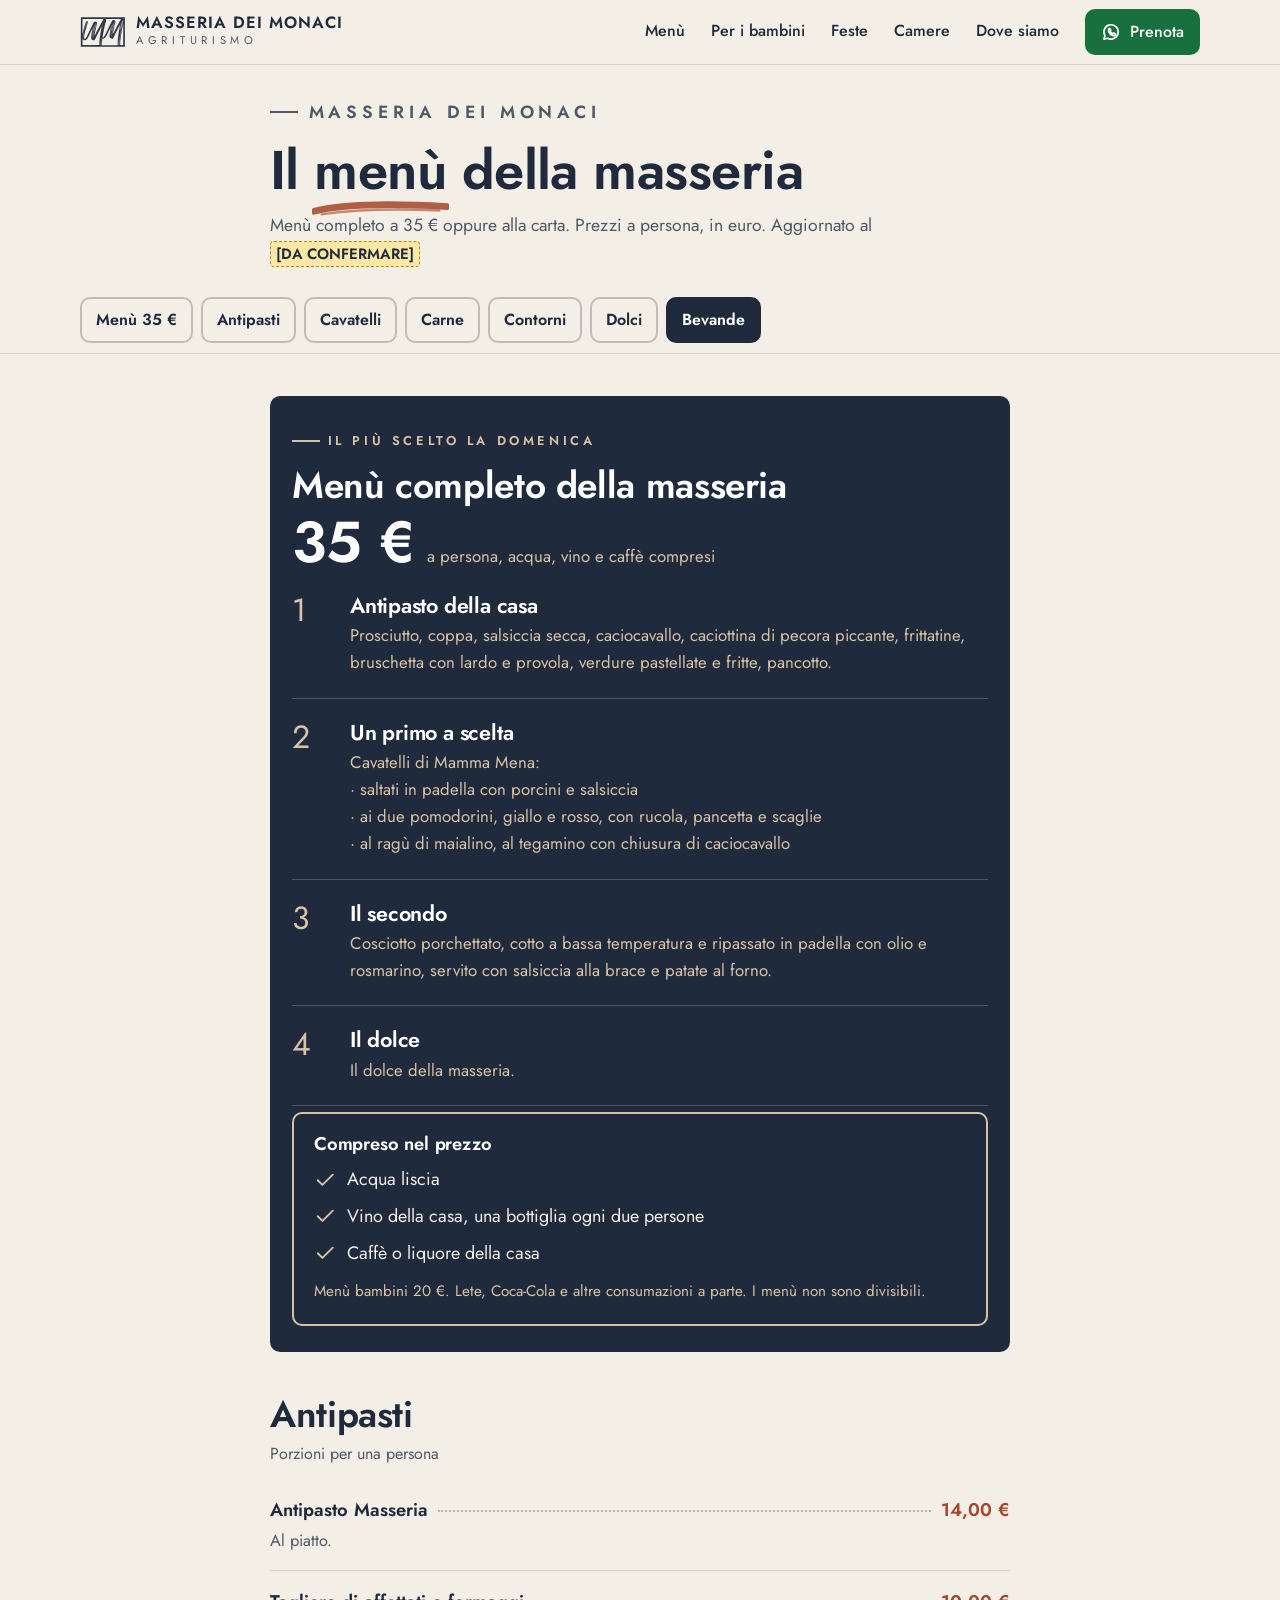
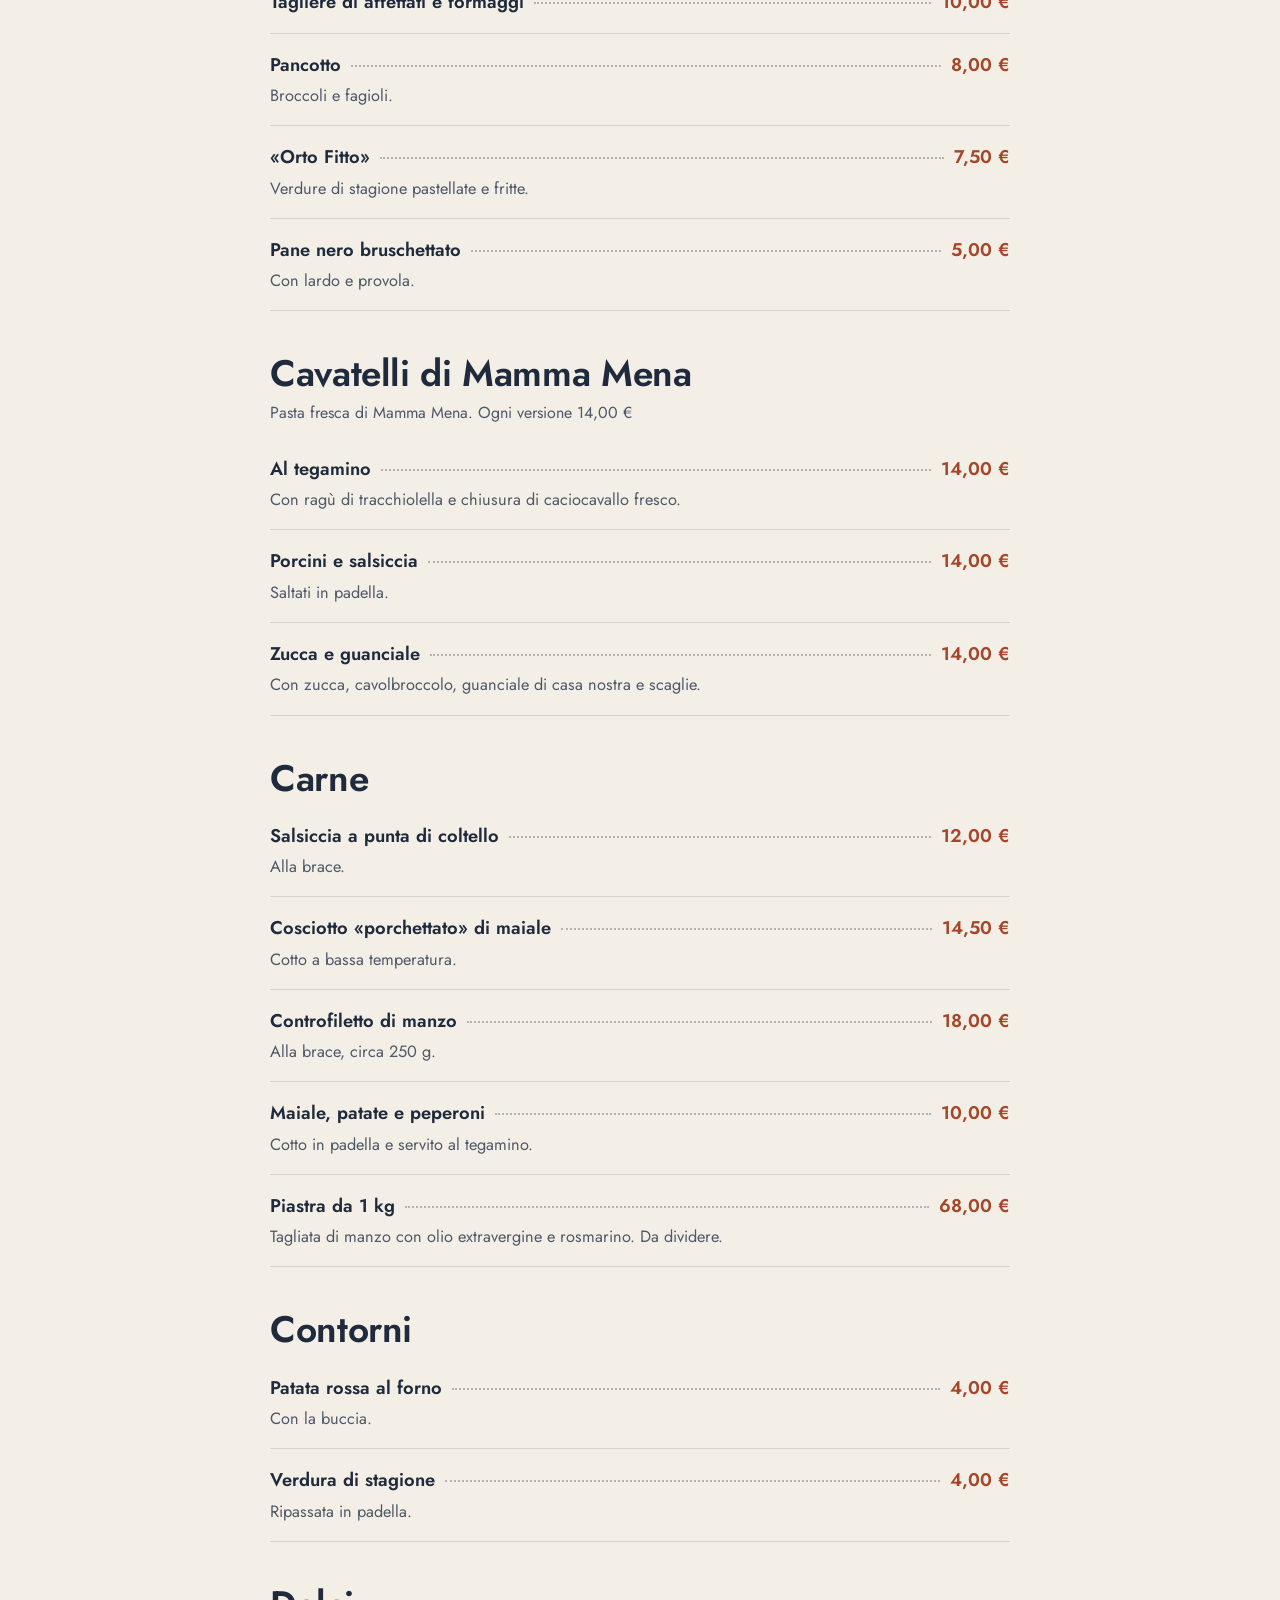
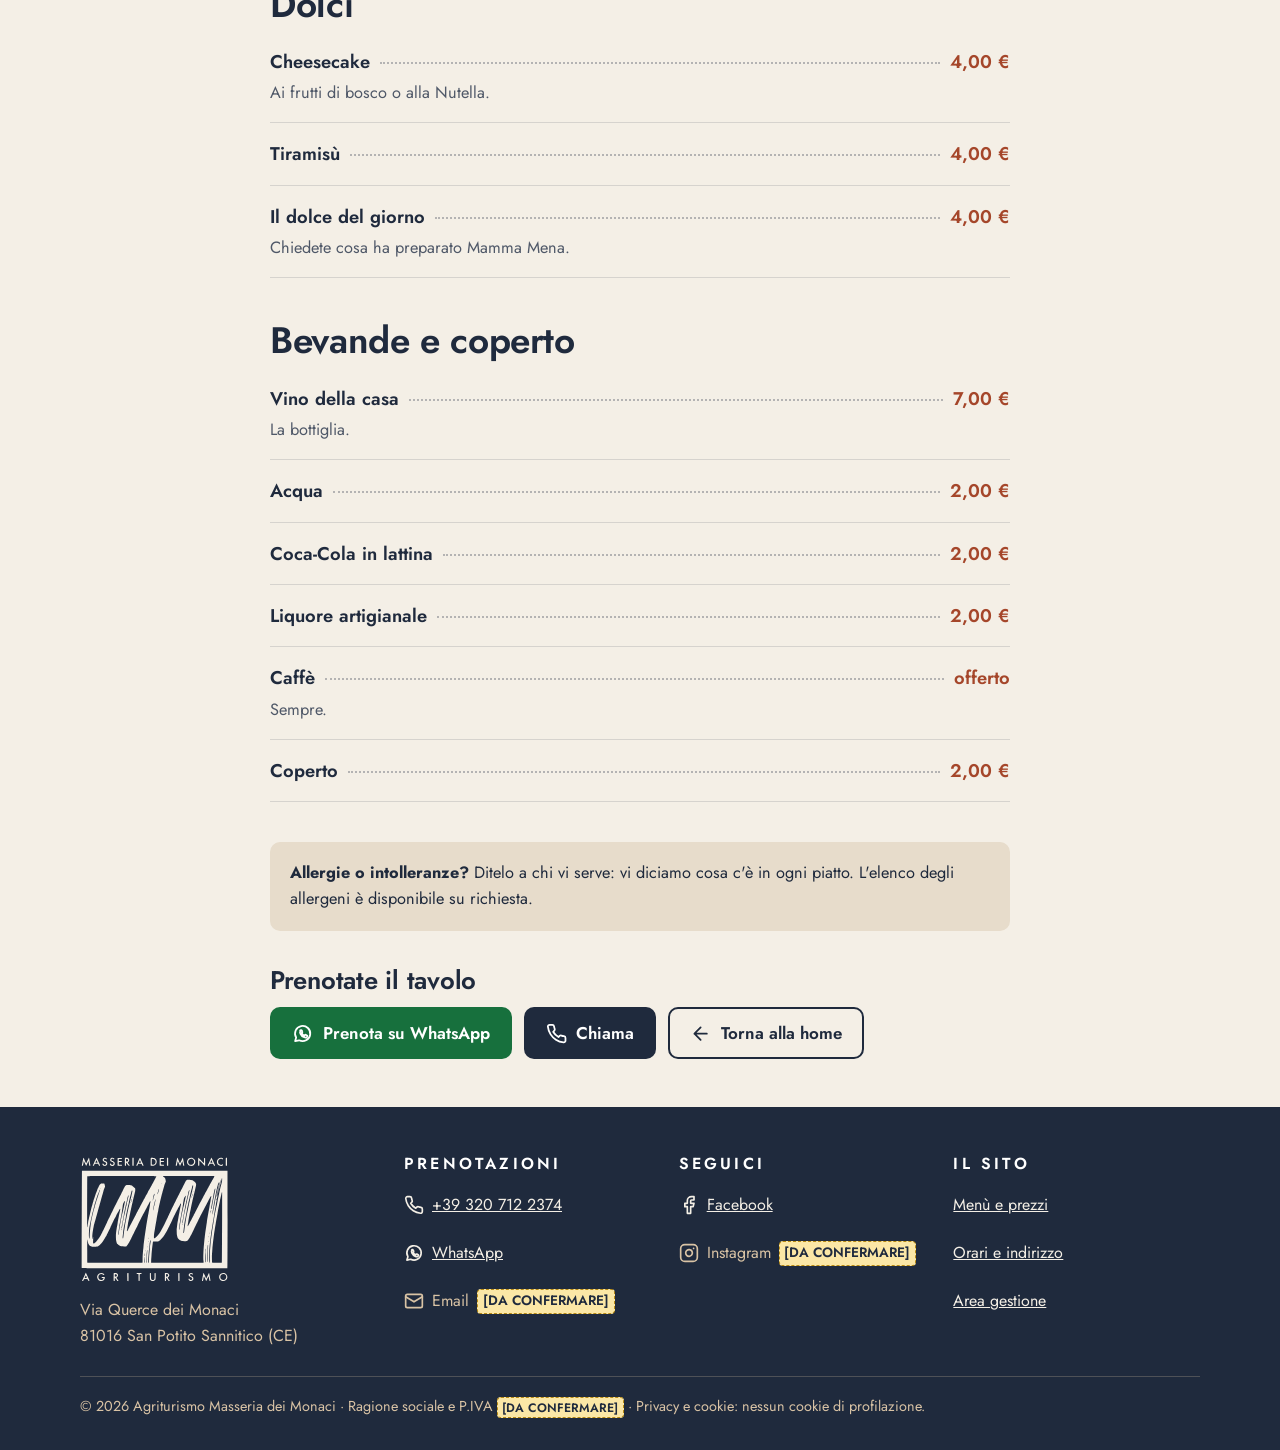
<file: menu.html>
<!doctype html>
<html lang="it">
<head>
<meta charset="utf-8">
<meta name="viewport" content="width=device-width, initial-scale=1">
<title>Menù e prezzi · Masseria dei Monaci, San Potito Sannitico</title>
<meta name="description" content="Il menù dell'agriturismo Masseria dei Monaci: menù completo 35 € con acqua, vino e caffè, cavatelli di Mamma Mena, carne alla brace, contorni e dolci con i prezzi.">
<meta name="robots" content="noindex, nofollow">
<meta name="theme-color" content="#1f2a3d">
<link rel="canonical" href="https://masseriadeimonaci.eu/menu">
<meta property="og:type" content="website">
<meta property="og:locale" content="it_IT">
<meta property="og:title" content="Il menù della Masseria dei Monaci">
<meta property="og:description" content="Menù completo 35 € con acqua, vino e caffè. Cavatelli di Mamma Mena, carne alla brace, dolci della casa.">
<meta property="og:image" content="https://fraspin02.github.io/masseria-dei-monaci-bozza/img/og-masseria.jpg">
<link rel="icon" href="img/marchio.svg" type="image/svg+xml">
<link rel="preload" href="fonts/jost-latin-var.woff2" as="font" type="font/woff2" crossorigin>
<style>@font-face{font-family:"Jost";font-style:normal;font-weight:400 700;font-display:swap;src:url(fonts/jost-latin-var.woff2) format("woff2")}:root{--notte:#1f2a3d;--notte-2:#28354b;--tufo:#f4efe6;--pietra:#e7dccb;--ardesia:#4f5868;--oliva:#4a5a2a;--cotto:#a5462a;--cotto-scuro:#8c3a22;--wa:#17703d;--wa-scuro:#125c32;--sabbia:#d9c3a5;--bianco:#fff;--r:10px;--arco:50% 50% 0 0/40% 40% 0 0;--gutter:20px;--max:1160px;--f:"Jost",ui-sans-serif,system-ui,-apple-system,"Segoe UI",Roboto,Arial,sans-serif}*,*::before,*::after{box-sizing:border-box}html{-webkit-text-size-adjust:100%;scroll-behavior:smooth;scroll-padding-top:76px}@media (prefers-reduced-motion:reduce){html{scroll-behavior:auto}*{transition:none!important;animation:none!important}}body{margin:0;background:var(--tufo);color:var(--notte);font:400 1.125rem/1.6 var(--f)}img{display:block;max-width:100%;height:auto}a{color:inherit}h1,h2,h3{font-weight:600;line-height:1.12;margin:0;letter-spacing:-.01em;text-wrap:balance}p{margin:0}.wrap{max-width:var(--max);margin:0 auto;padding:0 var(--gutter)}.sr{position:absolute;width:1px;height:1px;overflow:hidden;clip:rect(0 0 0 0);white-space:nowrap}.skip{position:absolute;left:-999px;top:8px;background:var(--notte);color:#fff;padding:10px 14px;border-radius:var(--r);z-index:99}.skip:focus{left:8px}:focus-visible{outline:3px solid var(--cotto);outline-offset:3px}.ico{width:1.25em;height:1.25em;flex:none;fill:none;stroke:currentColor;stroke-width:2;stroke-linecap:round;stroke-linejoin:round}.ico.pieno{fill:currentColor;stroke:none}mark.dc{background:#fbe7a6;color:var(--notte);padding:.05em .35em;border-radius:4px;font-size:.85em;font-weight:600;white-space:nowrap;border:1px dashed #b88a12}.occhiello{display:inline-flex;align-items:center;gap:.6em;font-size:.8rem;font-weight:600;letter-spacing:.28em;text-transform:uppercase;color:var(--oliva);margin-bottom:14px}.occhiello::before{content:"";width:28px;height:2px;background:currentColor}.scuro .occhiello{color:var(--sabbia)}.pennello{position:relative;display:inline}.pennello::after{content:"";position:absolute;left:-2%;right:-2%;bottom:-.16em;height:.34em;z-index:-1;background:url("data:image/svg+xml,%3Csvg xmlns='http://www.w3.org/2000/svg' viewBox='0 0 300 20' preserveAspectRatio='none'%3E%3Cpath d='M3 13C60 6 150 4 297 8' stroke='%23a5462a' stroke-width='7' fill='none' stroke-linecap='round' opacity='.85'/%3E%3Cpath d='M20 16C90 11 180 10 280 12' stroke='%23a5462a' stroke-width='2.5' fill='none' stroke-linecap='round' opacity='.6'/%3E%3C/svg%3E") no-repeat center/100% 100%}.titolo-h1,.pennello{isolation:isolate}.btn{display:inline-flex;align-items:center;justify-content:center;gap:.55em;min-height:52px;padding:12px 20px;border-radius:var(--r);font:600 1.0625rem/1.2 var(--f);text-decoration:none;border:2px solid transparent;cursor:pointer;transition:background-color .18s,color .18s,border-color .18s,transform .12s}.btn:active{transform:translateY(1px)}.btn-wa{background:var(--wa);color:#fff}.btn-wa:hover{background:var(--wa-scuro)}.btn-cotto{background:var(--cotto);color:#fff}.btn-cotto:hover{background:var(--cotto-scuro)}.btn-notte{background:var(--notte);color:#fff}.btn-notte:hover{background:var(--notte-2)}.btn-linea{border-color:var(--notte);color:var(--notte);background:transparent}.btn-linea:hover{background:var(--notte);color:#fff}.scuro .btn-linea{border-color:var(--sabbia);color:var(--sabbia)}.scuro .btn-linea:hover{background:var(--sabbia);color:var(--notte)}.link{display:inline-flex;align-items:center;gap:.4em;font-weight:600;color:var(--cotto);text-decoration:underline;text-underline-offset:4px;text-decoration-thickness:2px;min-height:44px}.scuro .link{color:var(--sabbia)}.pietra .link{color:var(--cotto-scuro)}.testata{position:sticky;top:0;z-index:20;background:rgba(244,239,230,.96);border-bottom:1px solid rgba(31,42,61,.12)}.testata .wrap{display:grid;grid-template-columns:48px 1fr 48px;align-items:center;gap:8px;min-height:64px}.marca{display:flex;align-items:center;justify-content:center;gap:8px;text-decoration:none;color:var(--notte);min-width:0}.marca img{width:40px;height:26px;flex:none}.marca b{display:block;font-size:.88rem;font-weight:600;letter-spacing:.05em;text-transform:uppercase;line-height:1.1;white-space:nowrap}.marca small{display:block;font-size:.62rem;letter-spacing:.38em;text-transform:uppercase;color:var(--ardesia)}.nav{display:none}.burger,.testata-tel{display:inline-flex;align-items:center;justify-content:center;width:48px;height:48px;padding:0;border:0;background:none;color:var(--notte);cursor:pointer}.burger .ico,.testata-tel .ico{width:26px;height:26px;fill:none;stroke:currentColor;stroke-width:2;stroke-linecap:round;stroke-linejoin:round}.testata-tel{justify-self:end}.pannello-nav{position:fixed;inset:0;z-index:40;background:var(--notte);color:#fff;padding:8px 8px 32px;overflow-y:auto;animation:da-sinistra .22s ease-out}.pannello-nav[hidden]{display:none}.pannello-nav .chiudi{color:#fff}.pannello-nav nav{display:flex;flex-direction:column;gap:2px;padding:16px 20px}.pannello-nav nav a{color:#fff;text-decoration:none;font-size:1.7rem;font-weight:600;padding:14px 0;border-bottom:1px solid rgba(255,255,255,.14)}.pannello-nav nav .btn{margin-top:26px;border-bottom:0;justify-content:center;font-size:1.1rem;padding:16px}.pannello-nav nav .btn-tel{display:flex;align-items:center;justify-content:center;gap:.5em;margin-top:12px;border:2px solid rgba(255,255,255,.4);border-radius:var(--r);font-size:1.1rem;padding:14px}.pannello-nav .ico{width:1.1em;height:1.1em}.nav-aperta{overflow:hidden}@keyframes da-sinistra{from{transform:translateX(-100%)}to{transform:none}}@media (prefers-reduced-motion:reduce){.pannello-nav{animation:none}}@media (min-width:960px){.testata .wrap{display:flex;justify-content:space-between;gap:16px}.marca{justify-content:flex-start;gap:10px}.marca img{width:46px;height:30px}.marca b{font-size:1.02rem;letter-spacing:.06em}.marca small{font-size:.7rem;letter-spacing:.42em}.nav{display:flex;align-items:center;gap:26px}.nav a{font-size:1rem;font-weight:500;text-decoration:none;padding:10px 0;border-bottom:2px solid transparent}.nav a:hover{border-color:var(--cotto)}.nav .btn{padding:10px 16px;min-height:46px;border:0}.burger,.testata-tel,.pannello-nav{display:none!important}}.hero{padding:28px 0 48px;overflow:hidden}.hero .wrap{display:grid;gap:30px}.hero h1{font-size:clamp(2.35rem,9vw,4.1rem);font-weight:600;letter-spacing:-.02em;margin-bottom:18px}.hero .sotto{font-size:1.2rem;color:var(--ardesia);max-width:36ch;margin-bottom:24px}.hero .sotto strong{color:var(--notte)}.cta{display:flex;flex-wrap:wrap;gap:12px}.cta .btn{flex:1 1 220px}.cta .btn-linea{flex:1 1 140px}.fiducia{list-style:none;margin:24px 0 0;padding:0;display:grid;gap:10px;font-size:1rem;color:var(--ardesia)}.fiducia li{display:flex;align-items:center;gap:10px}.fiducia .ico{color:var(--oliva)}.fiducia .stelle{color:#a3670b}.hero-foto{position:relative;margin:0 auto;width:100%;order:-1}.hero-foto::before{content:"";position:absolute;inset:-10px 10px 10px -10px;border:2px solid var(--oliva);border-radius:var(--arco);border-bottom:0;opacity:.55}.hero-foto picture{display:block;position:relative}.hero-foto img{position:relative;width:100%;aspect-ratio:4/3;object-fit:cover;border-radius:var(--arco)}.hero-foto figcaption{display:none}.timbro{position:absolute;right:-4px;bottom:-14px;background:var(--cotto);color:#fff;padding:12px 16px;border-radius:var(--r);transform:rotate(-3deg);box-shadow:0 8px 20px rgba(31,42,61,.25);line-height:1.15;font-size:.95rem}.timbro b{display:block;font-size:1.75rem;font-weight:700}@media (max-width:959px){.hero{padding-top:22px}.hero .occhiello{letter-spacing:.16em}}@media (min-width:960px){.hero{padding:56px 0 80px}.hero-foto{order:0;width:min(100%,460px)}.hero-foto::before{inset:-12px 12px 12px -12px}.hero-foto img{aspect-ratio:4/5}.hero-foto figcaption{display:block;position:relative;margin-top:10px;font-size:.9rem;color:var(--ardesia)}.timbro{right:-6px;bottom:22px}.hero .wrap{grid-template-columns:1.1fr .9fr;align-items:center;gap:64px}.cta .btn{flex:0 1 auto}.fiducia{grid-template-columns:auto auto;column-gap:28px}}.sez{padding:64px 0}.sez h2{font-size:clamp(2rem,7vw,3rem);margin-bottom:16px}.intro{font-size:1.15rem;color:var(--ardesia);max-width:58ch}.scuro{background:var(--notte);color:var(--tufo)}.scuro .intro{color:var(--sabbia)}.pietra{background:var(--pietra)}@media (min-width:960px){.sez{padding:96px 0}}.menu-grid{display:grid;gap:40px;margin-top:28px}.portate{list-style:none;margin:0;padding:0;display:grid;gap:22px}.portate li{display:grid;grid-template-columns:56px 1fr;gap:4px 14px;padding-bottom:22px;border-bottom:1px solid rgba(217,195,165,.28)}.portate .n{grid-row:span 2;font-size:2.6rem;font-weight:400;line-height:1;color:var(--sabbia)}.portate h3{font-size:1.35rem;color:#fff}.portate p{color:var(--sabbia);font-size:1.05rem}.incluso{margin-top:6px;padding:20px;border:2px solid var(--sabbia);border-radius:var(--r)}.incluso h3{font-size:1.15rem;margin-bottom:10px;color:#fff}.incluso ul{list-style:none;margin:0;padding:0;display:grid;gap:8px}.incluso li{display:flex;gap:10px;align-items:flex-start;color:var(--tufo)}.incluso li .ico{color:var(--sabbia);margin-top:.2em}.incluso .nota{margin-top:12px;font-size:.95rem;color:var(--sabbia)}.prezzo-grande{display:flex;align-items:baseline;gap:12px;margin:8px 0 22px}.prezzo-grande b{white-space:nowrap;font-size:3.6rem;font-weight:600;line-height:1;color:#fff}.prezzo-grande span{color:var(--sabbia);font-size:1.05rem}.cucina{margin-top:22px;font-size:1.05rem;color:var(--sabbia)}.cucina strong{color:#fff;font-weight:600}.menu-foto{display:grid;grid-template-columns:1fr 1fr;gap:14px;align-self:start}.menu-foto figure{margin:0}.menu-foto img{width:100%;aspect-ratio:4/5;object-fit:cover;border-radius:var(--arco)}.menu-foto figure:nth-child(2){margin-top:44px}.menu-foto figcaption{font-size:.9rem;color:var(--sabbia);margin-top:8px}.menu-azioni{display:flex;flex-wrap:wrap;gap:12px;margin-top:26px}@media (min-width:960px){.menu-grid{grid-template-columns:1.15fr .85fr;gap:72px}}.fam{display:grid;gap:16px;margin-top:30px}.scheda{background:var(--bianco);border-radius:var(--r);overflow:hidden;border:1px solid rgba(31,42,61,.1)}.scheda img{width:100%;aspect-ratio:4/3;object-fit:cover}.scheda .testo{padding:18px 20px 22px}.scheda h3{display:flex;align-items:center;gap:10px;font-size:1.3rem;margin-bottom:6px}.scheda h3 .ico{color:var(--oliva);width:1.4em;height:1.4em}.scheda p{color:var(--ardesia);font-size:1.05rem}.scheda.icona{display:grid;grid-template-columns:64px 1fr;gap:16px;align-items:start;padding:20px}.scheda.icona .tondo{width:64px;height:64px;border-radius:50% 50% 8px 8px;background:var(--pietra);display:grid;place-items:center;color:var(--oliva)}.scheda.icona .tondo .ico{width:30px;height:30px}.scheda.icona .testo{padding:0}.scheda.icona h3{margin-bottom:4px}@media (min-width:700px){.fam{grid-template-columns:1fr 1fr}.fam .grande{grid-row:span 2;display:flex;flex-direction:column}.fam .grande img{flex:1;min-height:220px;aspect-ratio:auto}}@media (min-width:1000px){.fam{grid-template-columns:1.2fr 1.2fr 1fr}.fam .grande{grid-row:span 3}}.feste{display:grid;gap:32px;align-items:center}.feste-foto img{width:100%;aspect-ratio:16/10;object-fit:cover;border-radius:180px 180px var(--r) var(--r)}.feste-foto figcaption{font-size:.9rem;color:var(--ardesia);margin-top:8px}.spazi{list-style:none;margin:20px 0 24px;padding:0;display:grid;gap:12px}.spazi li{display:flex;gap:12px;align-items:flex-start;font-size:1.05rem}.spazi .ico{color:var(--cotto);margin-top:.2em}.camere{margin-top:44px;display:grid;grid-template-columns:auto 1fr;gap:16px;align-items:start;padding:24px;background:var(--tufo);border-radius:var(--r);border-left:6px solid var(--oliva)}.camere .ico{width:34px;height:34px;color:var(--oliva)}.camere h3{font-size:1.4rem;margin-bottom:6px}.camere p{color:var(--ardesia)}@media (min-width:960px){.feste{grid-template-columns:1fr 1fr;gap:64px}.camere{grid-column:1/-1}}.galleria{display:grid;grid-template-columns:1fr 1fr;gap:12px;margin-top:28px}.galleria figure{margin:0;position:relative}.galleria img{width:100%;aspect-ratio:1;object-fit:cover;border-radius:var(--r)}.galleria figure:nth-child(3n+1) img{border-radius:var(--arco)}.galleria figcaption{font-size:.85rem;color:var(--ardesia);margin-top:6px}.fonte-foto{margin-top:16px;font-size:.9rem;color:var(--ardesia)}@media (min-width:860px){.galleria{grid-template-columns:repeat(3,1fr);gap:18px}}.voto{display:flex;align-items:center;gap:16px;margin:8px 0 28px}.voto b{font-size:3.4rem;font-weight:600;line-height:1}.voto .stelle{display:flex;color:#a3670b}.voto .stelle .ico{width:22px;height:22px}.voto small{display:block;color:var(--ardesia);font-size:1rem}.recensioni{display:grid;gap:16px}.recensioni blockquote{margin:0;padding:24px;background:var(--bianco);border-radius:var(--r);border-top:4px solid var(--cotto)}.recensioni blockquote p{font-size:1.12rem}.recensioni footer{margin-top:14px;font-size:.95rem;color:var(--ardesia)}.recensioni footer b{color:var(--notte);font-weight:600}@media (min-width:900px){.recensioni{grid-template-columns:repeat(3,1fr)}}.dove{display:grid;gap:28px}.blocco{background:var(--bianco);border-radius:var(--r);padding:22px;border:1px solid rgba(31,42,61,.1)}.blocco h3{display:flex;align-items:center;gap:10px;font-size:1.2rem;margin-bottom:10px}.blocco h3 .ico{color:var(--cotto)}.orari{list-style:none;margin:0;padding:0}.orari li{display:flex;justify-content:space-between;gap:12px;padding:10px 0;border-bottom:1px dashed rgba(31,42,61,.2);font-size:1.05rem}.orari li:last-child{border:0}.orari span:last-child{font-weight:600;text-align:right}.dove .cta{margin-top:16px}.dove-foto img{width:100%;aspect-ratio:4/3;object-fit:cover;border-radius:var(--arco)}@media (min-width:960px){.dove{grid-template-columns:1fr 1fr 1fr;align-items:start}}.chiusura{background:var(--cotto);color:#fff;padding:56px 0;text-align:left}.chiusura h2{font-size:clamp(1.9rem,6vw,2.8rem);margin-bottom:12px}.chiusura p{font-size:1.15rem;max-width:50ch;margin-bottom:22px}.chiusura .btn-bianco{background:#fff;color:var(--notte)}.chiusura .btn-bianco:hover{background:var(--tufo)}.chiusura .btn-linea{border-color:#fff;color:#fff}.chiusura .btn-linea:hover{background:#fff;color:var(--cotto)}.piede{background:var(--notte);color:var(--sabbia);padding:48px 0 32px;font-size:1rem}.piede .wrap{display:grid;gap:28px}.piede img{width:150px;height:auto}.piede h3{color:#fff;font-size:1rem;letter-spacing:.2em;text-transform:uppercase;margin-bottom:10px}.piede ul{list-style:none;margin:0;padding:0;display:grid;gap:4px}.piede a{color:var(--tufo);display:inline-flex;align-items:center;gap:8px;min-height:44px}.piede .legale{grid-column:1/-1;border-top:1px solid rgba(217,195,165,.25);padding-top:18px;font-size:.9rem}@media (min-width:860px){.piede .wrap{grid-template-columns:1.2fr 1fr 1fr 1fr}}.m-hero{padding-top:28px;padding-bottom:20px}.m-hero h1{font-size:clamp(2.2rem,8vw,3.4rem);margin-bottom:10px}.m-hero p{color:var(--ardesia);font-size:1.1rem}.schede-cat{position:sticky;top:64px;z-index:15;background:var(--tufo);border-bottom:1px solid rgba(31,42,61,.12)}.schede-cat ul{list-style:none;margin:0 auto;padding:10px var(--gutter);display:flex;gap:8px;overflow-x:auto;scrollbar-width:none;max-width:var(--max)}.schede-cat ul::-webkit-scrollbar{display:none}.schede-cat a{display:inline-flex;align-items:center;min-height:44px;padding:8px 14px;border-radius:var(--r);border:2px solid rgba(31,42,61,.25);text-decoration:none;font-weight:600;font-size:1rem;white-space:nowrap}.schede-cat a:hover,.schede-cat a.attiva{background:var(--notte);border-color:var(--notte);color:#fff}.m-cat{padding:34px 0 8px}.m-cat h2{font-size:clamp(1.7rem,6vw,2.3rem);margin-bottom:6px}.m-cat .nota-cat{color:var(--ardesia);font-size:1rem;margin-bottom:12px}.piatti{list-style:none;margin:0;padding:0}.piatti li{padding:16px 0;border-bottom:1px solid rgba(31,42,61,.14)}.piatti .riga{display:flex;align-items:baseline;gap:10px}.piatti .nome{font-weight:600;font-size:1.15rem}.piatti .puntini{flex:1;border-bottom:2px dotted rgba(31,42,61,.3);transform:translateY(-4px);min-width:16px}.piatti .prezzo{font-weight:600;font-size:1.15rem;color:var(--cotto);white-space:nowrap}.piatti .desc{color:var(--ardesia);font-size:1.02rem;margin-top:4px}.fisso{background:var(--notte);color:var(--tufo);border-radius:var(--r);padding:26px 22px;margin-top:8px}.fisso h2{color:#fff}.fisso .portate{margin-top:18px}.fisso .portate li{grid-template-columns:44px 1fr}.fisso .portate .n{font-size:2rem}.allergeni{margin:32px 0 8px;padding:18px 20px;background:var(--pietra);border-radius:var(--r);font-size:1.02rem}.m-fine{padding:28px 0 48px}.m-wrap{max-width:780px}.pannello{max-width:780px}.p-avviso{margin:18px 0;padding:14px 16px;border-radius:var(--r);background:#fbe7a6;border:1px dashed #b88a12;font-size:1rem}.p-voce{display:grid;grid-template-columns:1fr 110px;gap:10px;padding:14px 0;border-bottom:1px solid rgba(31,42,61,.14);align-items:end}.p-voce label{display:block;font-size:.9rem;font-weight:600;color:var(--ardesia);margin-bottom:4px}.p-voce input[type=text]{width:100%;min-height:48px;padding:10px 12px;font:500 1.05rem var(--f);color:var(--notte);border:2px solid rgba(31,42,61,.25);border-radius:8px;background:#fff}.p-voce .disp{grid-column:1/-1;display:flex;align-items:center;gap:10px;font-size:1rem;min-height:44px}.p-voce .disp input{width:22px;height:22px;accent-color:var(--oliva)}.p-azioni{position:sticky;bottom:86px;display:flex;gap:10px;margin-top:20px;padding:12px 0;background:var(--tufo)}.toast{position:fixed;left:50%;bottom:150px;transform:translateX(-50%);background:var(--notte);color:#fff;padding:14px 18px;border-radius:var(--r);max-width:90vw;font-size:1rem;opacity:0;pointer-events:none;transition:opacity .2s}.toast.on{opacity:1}@media (min-width:960px){.p-azioni{bottom:0}.toast{bottom:40px}}</style>
<script type="application/ld+json">{"@context": "https://schema.org", "@type": "Menu", "name": "Menù della Masseria dei Monaci", "inLanguage": "it", "url": "https://masseriadeimonaci.eu/menu", "hasMenuSection": [{"@type": "MenuSection", "name": "Menù completo", "hasMenuItem": [{"@type": "MenuItem", "name": "Menù completo della masseria", "description": "Antipasto della casa, primo a scelta, secondo, dolce; acqua, vino e caffè compresi", "offers": {"@type": "Offer", "price": "35.00", "priceCurrency": "EUR"}}]}, {"@type": "MenuSection", "name": "Cavatelli di Mamma Mena", "hasMenuItem": [{"@type": "MenuItem", "name": "Cavatelli al tegamino", "offers": {"@type": "Offer", "price": "14.00", "priceCurrency": "EUR"}}, {"@type": "MenuItem", "name": "Cavatelli porcini e salsiccia", "offers": {"@type": "Offer", "price": "14.00", "priceCurrency": "EUR"}}, {"@type": "MenuItem", "name": "Cavatelli zucca e guanciale", "offers": {"@type": "Offer", "price": "14.00", "priceCurrency": "EUR"}}]}]}</script>
</head>
<body>
<svg xmlns="http://www.w3.org/2000/svg" style="display:none" aria-hidden="true"><symbol id="i-wa" viewBox="0 0 24 24"><path d="M3.5 20.5l1.2-4.1A8.6 8.6 0 1 1 8 19.5z"/><path d="M9.2 8.4c.2-.4.5-.4.8-.4h.5c.2 0 .4.1.5.4l.7 1.6c.1.2 0 .5-.1.6l-.5.6c-.1.2-.1.4 0 .5.6 1.1 1.5 1.9 2.6 2.5.2.1.4.1.5-.1l.6-.7c.2-.2.4-.2.6-.1l1.6.8c.2.1.3.3.3.5 0 .6-.3 1.3-.9 1.6-.6.3-1.4.4-2.6-.1-2-.8-3.6-2.4-4.4-4.2-.5-1-.4-2.4.3-3.1"/></symbol><symbol id="i-tel" viewBox="0 0 24 24"><path d="M22 16.92v3a2 2 0 0 1-2.18 2 19.79 19.79 0 0 1-8.63-3.07 19.5 19.5 0 0 1-6-6 19.79 19.79 0 0 1-3.07-8.67A2 2 0 0 1 4.11 2h3a2 2 0 0 1 2 1.72c.13.96.36 1.9.7 2.81a2 2 0 0 1-.45 2.11L8.09 9.91a16 16 0 0 0 6 6l1.27-1.27a2 2 0 0 1 2.11-.45c.91.34 1.85.57 2.81.7A2 2 0 0 1 22 16.92z"/></symbol><symbol id="i-menu" viewBox="0 0 24 24"><path d="M3 2v7c0 1.1.9 2 2 2h4a2 2 0 0 0 2-2V2M7 2v20M21 15V2a5 5 0 0 0-5 5v6c0 1.1.9 2 2 2h3zm0 0v7"/></symbol><symbol id="i-onde" viewBox="0 0 24 24"><path d="M2 6c.6.5 1.2 1 2.5 1C7 7 7 5 9.5 5c2.6 0 2.4 2 5 2 2.5 0 2.5-2 5-2 1.3 0 1.9.5 2.5 1M2 12c.6.5 1.2 1 2.5 1 2.5 0 2.5-2 5-2 2.6 0 2.4 2 5 2 2.5 0 2.5-2 5-2 1.3 0 1.9.5 2.5 1M2 18c.6.5 1.2 1 2.5 1 2.5 0 2.5-2 5-2 2.6 0 2.4 2 5 2 2.5 0 2.5-2 5-2 1.3 0 1.9.5 2.5 1"/></symbol><symbol id="i-albero" viewBox="0 0 24 24"><path d="M8 19a4 4 0 0 1-2.24-7.32A3.5 3.5 0 0 1 9 6.03V6a3 3 0 1 1 6 0v.04a3.5 3.5 0 0 1 3.24 5.65A4 4 0 0 1 16 19zM12 19v3"/></symbol><symbol id="i-altalena" viewBox="0 0 24 24"><path d="M3 21L7.5 3h9L21 21M7.5 3h9M10 3v11M14 3v11M8.5 14h7"/></symbol><symbol id="i-gallina" viewBox="0 0 24 24"><path d="M16 7h.01M3.4 18H12a8 8 0 0 0 8-8V7a4 4 0 0 0-7.28-2.3L2 20M20 7l2 .5-2 .5M10 18v3M14 17.75V21M7 18a6 6 0 0 0 3.84-10.61"/></symbol><symbol id="i-pallone" viewBox="0 0 24 24"><circle cx="12" cy="12" r="10"/><path d="M12 7.5l4 2.9-1.5 4.7h-5L8 10.4zM12 7.5V2.2M16 10.4l5-1.6M14.5 15.1l3.1 4.3M9.5 15.1l-3.1 4.3M8 10.4L3 8.8"/></symbol><symbol id="i-letto" viewBox="0 0 24 24"><path d="M2 20v-8a2 2 0 0 1 2-2h16a2 2 0 0 1 2 2v8M4 10V6a2 2 0 0 1 2-2h12a2 2 0 0 1 2 2v4M12 4v6M2 18h20"/></symbol><symbol id="i-fuoco" viewBox="0 0 24 24"><path d="M8.5 14.5A2.5 2.5 0 0 0 11 12c0-1.38-.5-2-1-3-1.07-2.14-.22-4.05 2-6 .5 2.5 2 4.9 4 6.5 2 1.6 3 3.5 3 5.5a7 7 0 1 1-14 0c0-1.15.43-2.29 1-3a2.5 2.5 0 0 0 2.5 2.5z"/></symbol><symbol id="i-sole" viewBox="0 0 24 24"><circle cx="12" cy="12" r="4"/><path d="M12 2v2M12 20v2M4.93 4.93l1.41 1.41M17.66 17.66l1.41 1.41M2 12h2M20 12h2M6.34 17.66l-1.41 1.41M19.07 4.93l-1.41 1.41"/></symbol><symbol id="i-festa" viewBox="0 0 24 24"><path d="M3 21l4.5-12.5 8 8zM7.5 8.5l8 8M14 4.5c.5 1 .5 2-.5 3M19.5 10c-1-.5-2-.5-3 .5M17 3l.5 1.5M21 7l-1.5.5M11 3v1"/></symbol><symbol id="i-pin" viewBox="0 0 24 24"><path d="M20 10c0 6-8 12-8 12s-8-6-8-12a8 8 0 0 1 16 0z"/><circle cx="12" cy="10" r="3"/></symbol><symbol id="i-orologio" viewBox="0 0 24 24"><circle cx="12" cy="12" r="10"/><path d="M12 6v6l4 2"/></symbol><symbol id="i-check" viewBox="0 0 24 24"><path d="M20 6L9 17l-5-5"/></symbol><symbol id="i-freccia" viewBox="0 0 24 24"><path d="M5 12h14M12 5l7 7-7 7"/></symbol><symbol id="i-indietro" viewBox="0 0 24 24"><path d="M19 12H5M12 19l-7-7 7-7"/></symbol><symbol id="i-stella" viewBox="0 0 24 24"><path d="M12 2l3.09 6.26L22 9.27l-5 4.87 1.18 6.88L12 17.77l-6.18 3.25L7 14.14 2 9.27l6.91-1.01z"/></symbol><symbol id="i-fb" viewBox="0 0 24 24"><path d="M18 2h-3a5 5 0 0 0-5 5v3H7v4h3v8h4v-8h3l1-4h-4V7a1 1 0 0 1 1-1h3z"/></symbol><symbol id="i-ig" viewBox="0 0 24 24"><rect x="2" y="2" width="20" height="20" rx="5"/><path d="M16 11.37A4 4 0 1 1 12.63 8 4 4 0 0 1 16 11.37zM17.5 6.5h.01"/></symbol><symbol id="i-mail" viewBox="0 0 24 24"><rect x="2" y="4" width="20" height="16" rx="2"/><path d="M22 7l-10 6L2 7"/></symbol><symbol id="i-matita" viewBox="0 0 24 24"><path d="M17 3a2.83 2.83 0 1 1 4 4L7.5 20.5 2 22l1.5-5.5z"/></symbol></svg>
<a class="skip" href="#contenuto">Vai al menù</a>
<header class="testata"><div class="wrap">
<button class="burger" type="button" aria-label="Apri il menù" aria-expanded="false" aria-controls="pannello-nav"><svg class="ico" viewBox="0 0 24 24" aria-hidden="true"><path d="M3 6h18M3 12h18M3 18h18"/></svg></button>
<a class="marca" href="index.html"><img src="img/marchio.svg" width="46" height="30" alt=""><span><b>Masseria dei Monaci</b><small>Agriturismo</small></span></a>
<nav class="nav" aria-label="Principale"><a href="index.html#menu">Menù</a><a href="index.html#famiglie">Per i bambini</a><a href="index.html#feste">Feste</a><a href="index.html#camere">Camere</a><a href="index.html#dove">Dove siamo</a><a class="btn btn-wa" href="https://wa.me/393207122374?text=Buongiorno%2C%20vorrei%20prenotare%20un%20tavolo%20per%20...%20persone%20%28di%20cui%20...%20bambini%29%2C%20il%20giorno%20...%20alle%20ore%20..." target="_blank" rel="noopener"><svg class="ico"><use href="#i-wa"/></svg>Prenota</a></nav>
<a class="testata-tel" href="tel:+393207122374" aria-label="Chiama la masseria"><svg class="ico"><use href="#i-tel"/></svg></a>
</div></header>
<div class="pannello-nav" id="pannello-nav" hidden>
<button class="burger chiudi" type="button" aria-label="Chiudi il menù"><svg class="ico" viewBox="0 0 24 24" aria-hidden="true"><path d="M5 5l14 14M19 5L5 19"/></svg></button>
<nav aria-label="Menù mobile"><a href="index.html#menu">Menù</a><a href="index.html#famiglie">Per i bambini</a><a href="index.html#feste">Feste</a><a href="index.html#camere">Camere</a><a href="index.html#dove">Dove siamo</a><a class="btn btn-wa" href="https://wa.me/393207122374?text=Buongiorno%2C%20vorrei%20prenotare%20un%20tavolo%20per%20...%20persone%20%28di%20cui%20...%20bambini%29%2C%20il%20giorno%20...%20alle%20ore%20..." target="_blank" rel="noopener"><svg class="ico"><use href="#i-wa"/></svg>Prenota su WhatsApp</a><a class="btn-tel" href="tel:+393207122374"><svg class="ico"><use href="#i-tel"/></svg>Chiama</a></nav>
</div>
<script>(function(){var p=document.getElementById("pannello-nav"),b=document.querySelector(".burger");function s(o){p.hidden=!o;b.setAttribute("aria-expanded",o);document.body.classList.toggle("nav-aperta",o)}b.addEventListener("click",function(){s(true)});p.addEventListener("click",function(e){if(e.target.closest(".chiudi")||e.target.closest("a"))s(false)});document.addEventListener("keydown",function(e){if(e.key==="Escape")s(false)})})()</script>
<main id="contenuto">
  <div class="wrap m-wrap m-hero">
    <p class="occhiello">Masseria dei Monaci</p>
    <h1>Il <span class="pennello">menù</span> della masseria</h1>
    <p>Menù completo a 35 € oppure alla carta. Prezzi a persona, in euro. Aggiornato al <mark class="dc">[DA CONFERMARE]</mark></p>
  </div>
  <nav class="schede-cat" aria-label="Sezioni del menù">
    <ul>
      <li><a href="#completo">Menù 35 €</a></li>
      <li><a href="#antipasti">Antipasti</a></li>
      <li><a href="#cavatelli">Cavatelli</a></li>
      <li><a href="#carne">Carne</a></li>
      <li><a href="#contorni">Contorni</a></li>
      <li><a href="#dolci">Dolci</a></li>
      <li><a href="#bevande">Bevande</a></li>
    </ul>
  </nav>

  <div class="wrap m-wrap">
    <section class="m-cat" id="completo" aria-labelledby="t-completo">
      <div class="fisso scuro">
        <p class="occhiello">Il più scelto la domenica</p>
        <h2 id="t-completo">Menù completo della masseria</h2>
        <div class="prezzo-grande"><b>35 €</b><span>a persona, acqua, vino e caffè compresi</span></div>
        <ol class="portate">
          <li><span class="n" aria-hidden="true">1</span><h3>Antipasto della casa</h3><p>Prosciutto, coppa, salsiccia secca, caciocavallo, caciottina di pecora piccante, frittatine, bruschetta con lardo e provola, verdure pastellate e fritte, pancotto.</p></li>
          <li><span class="n" aria-hidden="true">2</span><h3>Un primo a scelta</h3><p>Cavatelli di Mamma Mena:<br>· saltati in padella con porcini e salsiccia<br>· ai due pomodorini, giallo e rosso, con rucola, pancetta e scaglie<br>· al ragù di maialino, al tegamino con chiusura di caciocavallo</p></li>
          <li><span class="n" aria-hidden="true">3</span><h3>Il secondo</h3><p>Cosciotto porchettato, cotto a bassa temperatura e ripassato in padella con olio e rosmarino, servito con salsiccia alla brace e patate al forno.</p></li>
          <li><span class="n" aria-hidden="true">4</span><h3>Il dolce</h3><p>Il dolce della masseria.</p></li>
        </ol>
        <div class="incluso">
          <h3>Compreso nel prezzo</h3>
          <ul>
            <li><svg class="ico"><use href="#i-check"/></svg>Acqua liscia</li>
            <li><svg class="ico"><use href="#i-check"/></svg>Vino della casa, una bottiglia ogni due persone</li>
            <li><svg class="ico"><use href="#i-check"/></svg>Caffè o liquore della casa</li>
          </ul>
          <p class="nota">Menù bambini 20 €. Lete, Coca-Cola e altre consumazioni a parte. I menù non sono divisibili.</p>
        </div>
      </div>
    </section>

    <section class="m-cat" id="antipasti" aria-labelledby="t-ant">
      <h2 id="t-ant">Antipasti</h2>
      <p class="nota-cat">Porzioni per una persona</p>
      <ul class="piatti">
        <li><div class="riga"><span class="nome">Antipasto Masseria</span><span class="puntini"></span><span class="prezzo">14,00 €</span></div><p class="desc">Al piatto.</p></li>
        <li><div class="riga"><span class="nome">Tagliere di affettati e formaggi</span><span class="puntini"></span><span class="prezzo">10,00 €</span></div></li>
        <li><div class="riga"><span class="nome">Pancotto</span><span class="puntini"></span><span class="prezzo">8,00 €</span></div><p class="desc">Broccoli e fagioli.</p></li>
        <li><div class="riga"><span class="nome">«Orto Fitto»</span><span class="puntini"></span><span class="prezzo">7,50 €</span></div><p class="desc">Verdure di stagione pastellate e fritte.</p></li>
        <li><div class="riga"><span class="nome">Pane nero bruschettato</span><span class="puntini"></span><span class="prezzo">5,00 €</span></div><p class="desc">Con lardo e provola.</p></li>
      </ul>
    </section>

    <section class="m-cat" id="cavatelli" aria-labelledby="t-cav">
      <h2 id="t-cav">Cavatelli di Mamma Mena</h2>
      <p class="nota-cat">Pasta fresca di Mamma Mena. Ogni versione 14,00 €</p>
      <ul class="piatti">
        <li><div class="riga"><span class="nome">Al tegamino</span><span class="puntini"></span><span class="prezzo">14,00 €</span></div><p class="desc">Con ragù di tracchiolella e chiusura di caciocavallo fresco.</p></li>
        <li><div class="riga"><span class="nome">Porcini e salsiccia</span><span class="puntini"></span><span class="prezzo">14,00 €</span></div><p class="desc">Saltati in padella.</p></li>
        <li><div class="riga"><span class="nome">Zucca e guanciale</span><span class="puntini"></span><span class="prezzo">14,00 €</span></div><p class="desc">Con zucca, cavolbroccolo, guanciale di casa nostra e scaglie.</p></li>
      </ul>
    </section>

    <section class="m-cat" id="carne" aria-labelledby="t-carne">
      <h2 id="t-carne">Carne</h2>
      <ul class="piatti">
        <li><div class="riga"><span class="nome">Salsiccia a punta di coltello</span><span class="puntini"></span><span class="prezzo">12,00 €</span></div><p class="desc">Alla brace.</p></li>
        <li><div class="riga"><span class="nome">Cosciotto «porchettato» di maiale</span><span class="puntini"></span><span class="prezzo">14,50 €</span></div><p class="desc">Cotto a bassa temperatura.</p></li>
        <li><div class="riga"><span class="nome">Controfiletto di manzo</span><span class="puntini"></span><span class="prezzo">18,00 €</span></div><p class="desc">Alla brace, circa 250 g.</p></li>
        <li><div class="riga"><span class="nome">Maiale, patate e peperoni</span><span class="puntini"></span><span class="prezzo">10,00 €</span></div><p class="desc">Cotto in padella e servito al tegamino.</p></li>
        <li><div class="riga"><span class="nome">Piastra da 1 kg</span><span class="puntini"></span><span class="prezzo">68,00 €</span></div><p class="desc">Tagliata di manzo con olio extravergine e rosmarino. Da dividere.</p></li>
      </ul>
    </section>

    <section class="m-cat" id="contorni" aria-labelledby="t-cont">
      <h2 id="t-cont">Contorni</h2>
      <ul class="piatti">
        <li><div class="riga"><span class="nome">Patata rossa al forno</span><span class="puntini"></span><span class="prezzo">4,00 €</span></div><p class="desc">Con la buccia.</p></li>
        <li><div class="riga"><span class="nome">Verdura di stagione</span><span class="puntini"></span><span class="prezzo">4,00 €</span></div><p class="desc">Ripassata in padella.</p></li>
      </ul>
    </section>

    <section class="m-cat" id="dolci" aria-labelledby="t-dolci">
      <h2 id="t-dolci">Dolci</h2>
      <ul class="piatti">
        <li><div class="riga"><span class="nome">Cheesecake</span><span class="puntini"></span><span class="prezzo">4,00 €</span></div><p class="desc">Ai frutti di bosco o alla Nutella.</p></li>
        <li><div class="riga"><span class="nome">Tiramisù</span><span class="puntini"></span><span class="prezzo">4,00 €</span></div></li>
        <li><div class="riga"><span class="nome">Il dolce del giorno</span><span class="puntini"></span><span class="prezzo">4,00 €</span></div><p class="desc">Chiedete cosa ha preparato Mamma Mena.</p></li>
      </ul>
    </section>

    <section class="m-cat" id="bevande" aria-labelledby="t-bev">
      <h2 id="t-bev">Bevande e coperto</h2>
      <ul class="piatti">
        <li><div class="riga"><span class="nome">Vino della casa</span><span class="puntini"></span><span class="prezzo">7,00 €</span></div><p class="desc">La bottiglia.</p></li>
        <li><div class="riga"><span class="nome">Acqua</span><span class="puntini"></span><span class="prezzo">2,00 €</span></div></li>
        <li><div class="riga"><span class="nome">Coca-Cola in lattina</span><span class="puntini"></span><span class="prezzo">2,00 €</span></div></li>
        <li><div class="riga"><span class="nome">Liquore artigianale</span><span class="puntini"></span><span class="prezzo">2,00 €</span></div></li>
        <li><div class="riga"><span class="nome">Caffè</span><span class="puntini"></span><span class="prezzo">offerto</span></div><p class="desc">Sempre.</p></li>
        <li><div class="riga"><span class="nome">Coperto</span><span class="puntini"></span><span class="prezzo">2,00 €</span></div></li>
      </ul>
    </section>

    <p class="allergeni"><b>Allergie o intolleranze?</b> Ditelo a chi vi serve: vi diciamo cosa c'è in ogni piatto. L'elenco degli allergeni è disponibile su richiesta.</p>

    <div class="m-fine">
      <h2 style="font-size:1.6rem;margin-bottom:12px">Prenotate il tavolo</h2>
      <div class="cta">
        <a class="btn btn-wa" href="https://wa.me/393207122374?text=Buongiorno%2C%20vorrei%20prenotare%20un%20tavolo%20per%20...%20persone%20%28di%20cui%20...%20bambini%29%2C%20il%20giorno%20...%20alle%20ore%20..." target="_blank" rel="noopener"><svg class="ico"><use href="#i-wa"/></svg>Prenota su WhatsApp</a>
        <a class="btn btn-notte" href="tel:+393207122374"><svg class="ico"><use href="#i-tel"/></svg>Chiama</a>
        <a class="btn btn-linea" href="index.html"><svg class="ico"><use href="#i-indietro"/></svg>Torna alla home</a>
      </div>
    </div>
  </div>
</main>
<footer class="piede"><div class="wrap">
<div><img src="img/logo-light.svg" width="150" height="128" alt="Masseria dei Monaci, agriturismo" loading="lazy"><p style="margin-top:14px">Via Querce dei Monaci<br>81016 San Potito Sannitico (CE)</p></div>
<div><h3>Prenotazioni</h3><ul>
<li><a href="tel:+393207122374"><svg class="ico"><use href="#i-tel"/></svg>+39 320 712 2374</a></li>
<li><a href="https://wa.me/393207122374?text=Buongiorno%2C%20vorrei%20prenotare%20un%20tavolo%20per%20...%20persone%20%28di%20cui%20...%20bambini%29%2C%20il%20giorno%20...%20alle%20ore%20..." target="_blank" rel="noopener"><svg class="ico"><use href="#i-wa"/></svg>WhatsApp</a></li>
<li><span style="display:inline-flex;align-items:center;gap:8px;min-height:44px"><svg class="ico"><use href="#i-mail"/></svg>Email <mark class="dc">[DA CONFERMARE]</mark></span></li></ul></div>
<div><h3>Seguici</h3><ul>
<li><a href="https://www.facebook.com/AgriturismoMasseriaDeiMonaci/" target="_blank" rel="noopener"><svg class="ico"><use href="#i-fb"/></svg>Facebook</a></li>
<li><span style="display:inline-flex;align-items:center;gap:8px;min-height:44px"><svg class="ico"><use href="#i-ig"/></svg>Instagram <mark class="dc">[DA CONFERMARE]</mark></span></li></ul></div>
<div><h3>Il sito</h3><ul><li><a href="menu.html">Menù e prezzi</a></li><li><a href="index.html#dove">Orari e indirizzo</a></li><li><a href="modifica-menu.html">Area gestione</a></li></ul></div>
<p class="legale">© 2026 Agriturismo Masseria dei Monaci · Ragione sociale e P.IVA <mark class="dc">[DA CONFERMARE]</mark> · Privacy e cookie: nessun cookie di profilazione.</p>
</div></footer>

<script>
/* Evidenzia la sezione del menù che si sta leggendo */
(function(){var l=[].slice.call(document.querySelectorAll('.schede-cat a'));if(!('IntersectionObserver' in window))return;
var o=new IntersectionObserver(function(e){e.forEach(function(x){if(x.isIntersecting){l.forEach(function(a){var on=a.getAttribute('href')==='#'+x.target.id;a.classList.toggle('attiva',on);if(on){a.setAttribute('aria-current','true');var u=a.closest('ul');u.scrollLeft=a.offsetLeft-u.clientWidth/2+a.clientWidth/2}else a.removeAttribute('aria-current')})}})},{rootMargin:'-140px 0px -65% 0px'});
document.querySelectorAll('.m-cat').forEach(function(s){o.observe(s)})})();
</script>
</body>
</html>
</file>
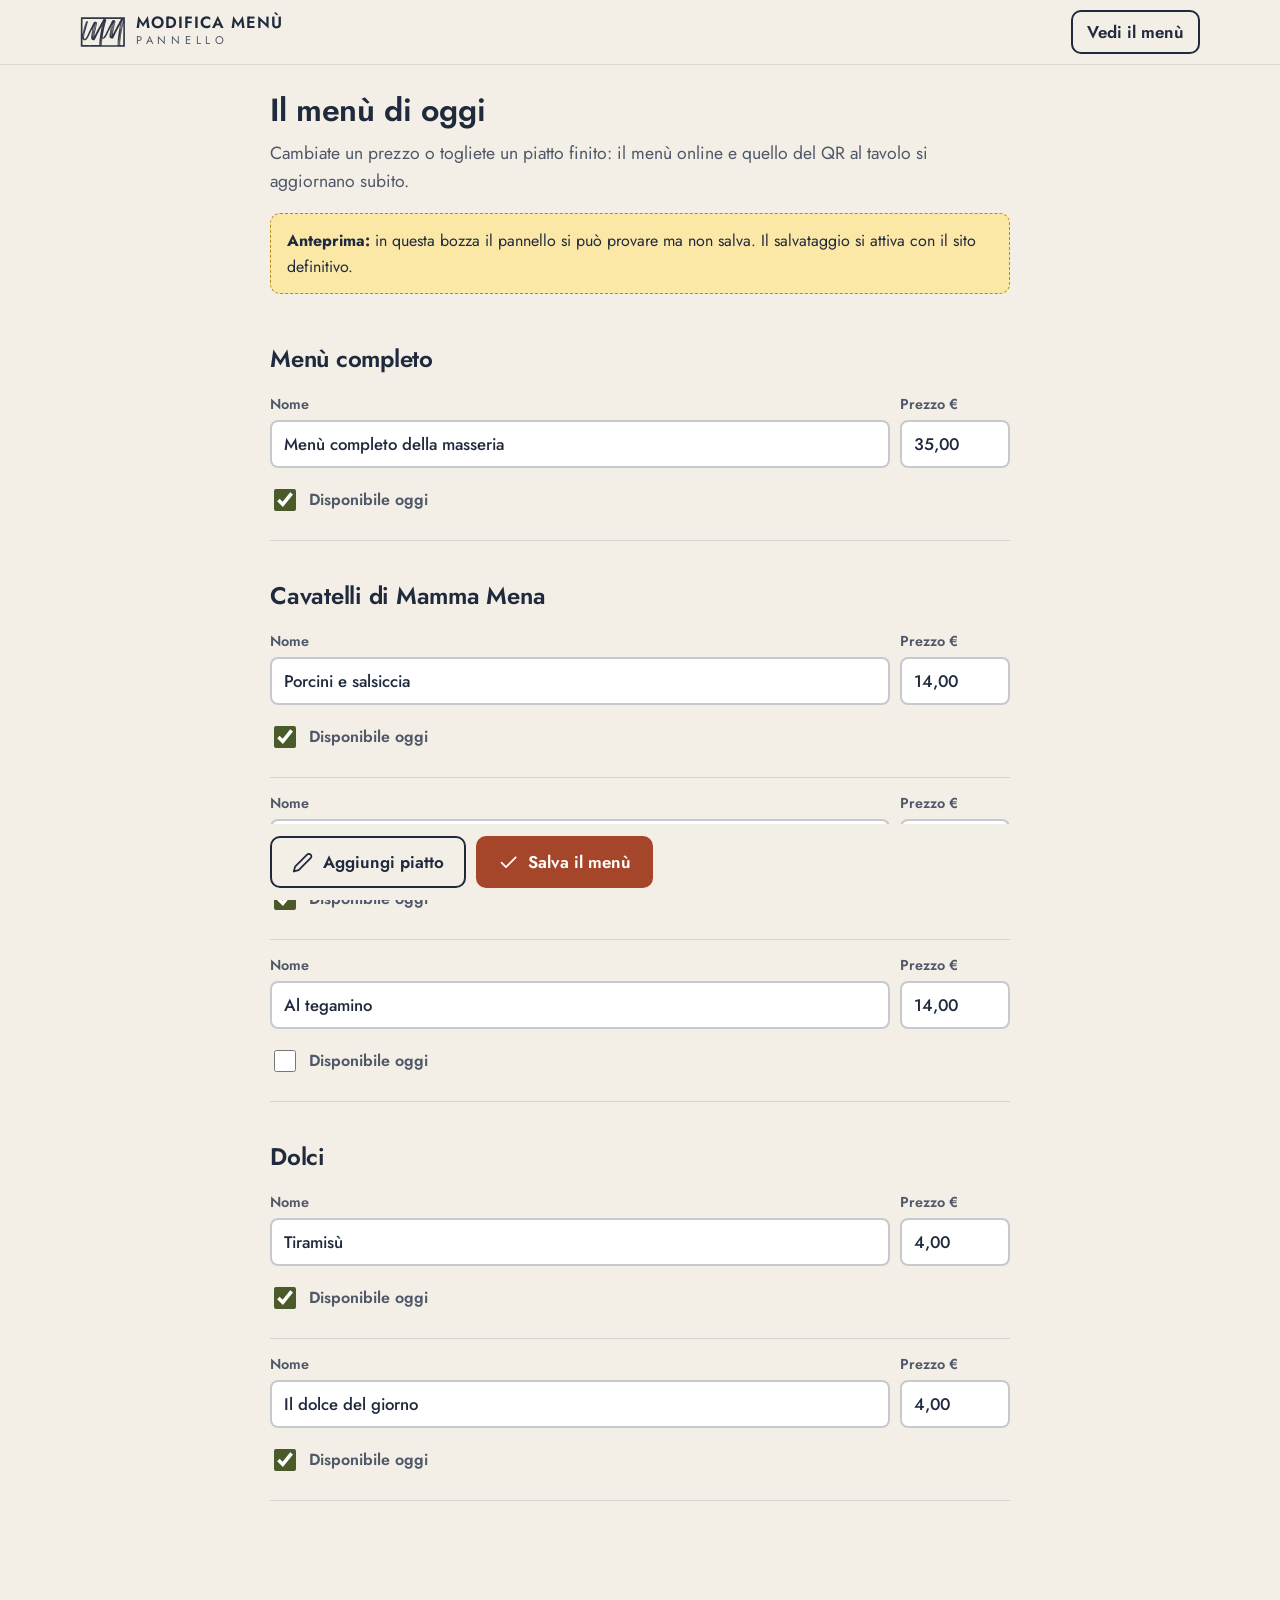
<file: modifica-menu.html>
<!doctype html>
<html lang="it">
<head>
<meta charset="utf-8">
<meta name="viewport" content="width=device-width, initial-scale=1">
<title>Modifica menù · Masseria dei Monaci (anteprima)</title>
<meta name="description" content="Anteprima del pannello per aggiornare piatti e prezzi del menù della Masseria dei Monaci dal telefono.">
<meta name="robots" content="noindex, nofollow">
<meta name="theme-color" content="#1f2a3d">
<link rel="icon" href="img/marchio.svg" type="image/svg+xml">
<link rel="preload" href="fonts/jost-latin-var.woff2" as="font" type="font/woff2" crossorigin>
<style>@font-face{font-family:"Jost";font-style:normal;font-weight:400 700;font-display:swap;src:url(fonts/jost-latin-var.woff2) format("woff2")}:root{--notte:#1f2a3d;--notte-2:#28354b;--tufo:#f4efe6;--pietra:#e7dccb;--ardesia:#4f5868;--oliva:#4a5a2a;--cotto:#a5462a;--cotto-scuro:#8c3a22;--wa:#17703d;--wa-scuro:#125c32;--sabbia:#d9c3a5;--bianco:#fff;--r:10px;--arco:50% 50% 0 0/40% 40% 0 0;--gutter:20px;--max:1160px;--f:"Jost",ui-sans-serif,system-ui,-apple-system,"Segoe UI",Roboto,Arial,sans-serif}*,*::before,*::after{box-sizing:border-box}html{-webkit-text-size-adjust:100%;scroll-behavior:smooth;scroll-padding-top:76px}@media (prefers-reduced-motion:reduce){html{scroll-behavior:auto}*{transition:none!important;animation:none!important}}body{margin:0;background:var(--tufo);color:var(--notte);font:400 1.125rem/1.6 var(--f)}img{display:block;max-width:100%;height:auto}a{color:inherit}h1,h2,h3{font-weight:600;line-height:1.12;margin:0;letter-spacing:-.01em;text-wrap:balance}p{margin:0}.wrap{max-width:var(--max);margin:0 auto;padding:0 var(--gutter)}.sr{position:absolute;width:1px;height:1px;overflow:hidden;clip:rect(0 0 0 0);white-space:nowrap}.skip{position:absolute;left:-999px;top:8px;background:var(--notte);color:#fff;padding:10px 14px;border-radius:var(--r);z-index:99}.skip:focus{left:8px}:focus-visible{outline:3px solid var(--cotto);outline-offset:3px}.ico{width:1.25em;height:1.25em;flex:none;fill:none;stroke:currentColor;stroke-width:2;stroke-linecap:round;stroke-linejoin:round}.ico.pieno{fill:currentColor;stroke:none}mark.dc{background:#fbe7a6;color:var(--notte);padding:.05em .35em;border-radius:4px;font-size:.85em;font-weight:600;white-space:nowrap;border:1px dashed #b88a12}.occhiello{display:inline-flex;align-items:center;gap:.6em;font-size:.8rem;font-weight:600;letter-spacing:.28em;text-transform:uppercase;color:var(--oliva);margin-bottom:14px}.occhiello::before{content:"";width:28px;height:2px;background:currentColor}.scuro .occhiello{color:var(--sabbia)}.pennello{position:relative;display:inline}.pennello::after{content:"";position:absolute;left:-2%;right:-2%;bottom:-.16em;height:.34em;z-index:-1;background:url("data:image/svg+xml,%3Csvg xmlns='http://www.w3.org/2000/svg' viewBox='0 0 300 20' preserveAspectRatio='none'%3E%3Cpath d='M3 13C60 6 150 4 297 8' stroke='%23a5462a' stroke-width='7' fill='none' stroke-linecap='round' opacity='.85'/%3E%3Cpath d='M20 16C90 11 180 10 280 12' stroke='%23a5462a' stroke-width='2.5' fill='none' stroke-linecap='round' opacity='.6'/%3E%3C/svg%3E") no-repeat center/100% 100%}.titolo-h1,.pennello{isolation:isolate}.btn{display:inline-flex;align-items:center;justify-content:center;gap:.55em;min-height:52px;padding:12px 20px;border-radius:var(--r);font:600 1.0625rem/1.2 var(--f);text-decoration:none;border:2px solid transparent;cursor:pointer;transition:background-color .18s,color .18s,border-color .18s,transform .12s}.btn:active{transform:translateY(1px)}.btn-wa{background:var(--wa);color:#fff}.btn-wa:hover{background:var(--wa-scuro)}.btn-cotto{background:var(--cotto);color:#fff}.btn-cotto:hover{background:var(--cotto-scuro)}.btn-notte{background:var(--notte);color:#fff}.btn-notte:hover{background:var(--notte-2)}.btn-linea{border-color:var(--notte);color:var(--notte);background:transparent}.btn-linea:hover{background:var(--notte);color:#fff}.scuro .btn-linea{border-color:var(--sabbia);color:var(--sabbia)}.scuro .btn-linea:hover{background:var(--sabbia);color:var(--notte)}.link{display:inline-flex;align-items:center;gap:.4em;font-weight:600;color:var(--cotto);text-decoration:underline;text-underline-offset:4px;text-decoration-thickness:2px;min-height:44px}.scuro .link{color:var(--sabbia)}.pietra .link{color:var(--cotto-scuro)}.testata{position:sticky;top:0;z-index:20;background:rgba(244,239,230,.96);border-bottom:1px solid rgba(31,42,61,.12)}.testata .wrap{display:grid;grid-template-columns:48px 1fr 48px;align-items:center;gap:8px;min-height:64px}.marca{display:flex;align-items:center;justify-content:center;gap:8px;text-decoration:none;color:var(--notte);min-width:0}.marca img{width:40px;height:26px;flex:none}.marca b{display:block;font-size:.88rem;font-weight:600;letter-spacing:.05em;text-transform:uppercase;line-height:1.1;white-space:nowrap}.marca small{display:block;font-size:.62rem;letter-spacing:.38em;text-transform:uppercase;color:var(--ardesia)}.nav{display:none}.burger,.testata-tel{display:inline-flex;align-items:center;justify-content:center;width:48px;height:48px;padding:0;border:0;background:none;color:var(--notte);cursor:pointer}.burger .ico,.testata-tel .ico{width:26px;height:26px;fill:none;stroke:currentColor;stroke-width:2;stroke-linecap:round;stroke-linejoin:round}.testata-tel{justify-self:end}.pannello-nav{position:fixed;inset:0;z-index:40;background:var(--notte);color:#fff;padding:8px 8px 32px;overflow-y:auto;animation:da-sinistra .22s ease-out}.pannello-nav[hidden]{display:none}.pannello-nav .chiudi{color:#fff}.pannello-nav nav{display:flex;flex-direction:column;gap:2px;padding:16px 20px}.pannello-nav nav a{color:#fff;text-decoration:none;font-size:1.7rem;font-weight:600;padding:14px 0;border-bottom:1px solid rgba(255,255,255,.14)}.pannello-nav nav .btn{margin-top:26px;border-bottom:0;justify-content:center;font-size:1.1rem;padding:16px}.pannello-nav nav .btn-tel{display:flex;align-items:center;justify-content:center;gap:.5em;margin-top:12px;border:2px solid rgba(255,255,255,.4);border-radius:var(--r);font-size:1.1rem;padding:14px}.pannello-nav .ico{width:1.1em;height:1.1em}.nav-aperta{overflow:hidden}@keyframes da-sinistra{from{transform:translateX(-100%)}to{transform:none}}@media (prefers-reduced-motion:reduce){.pannello-nav{animation:none}}@media (min-width:960px){.testata .wrap{display:flex;justify-content:space-between;gap:16px}.marca{justify-content:flex-start;gap:10px}.marca img{width:46px;height:30px}.marca b{font-size:1.02rem;letter-spacing:.06em}.marca small{font-size:.7rem;letter-spacing:.42em}.nav{display:flex;align-items:center;gap:26px}.nav a{font-size:1rem;font-weight:500;text-decoration:none;padding:10px 0;border-bottom:2px solid transparent}.nav a:hover{border-color:var(--cotto)}.nav .btn{padding:10px 16px;min-height:46px;border:0}.burger,.testata-tel,.pannello-nav{display:none!important}}.hero{padding:28px 0 48px;overflow:hidden}.hero .wrap{display:grid;gap:30px}.hero h1{font-size:clamp(2.35rem,9vw,4.1rem);font-weight:600;letter-spacing:-.02em;margin-bottom:18px}.hero .sotto{font-size:1.2rem;color:var(--ardesia);max-width:36ch;margin-bottom:24px}.hero .sotto strong{color:var(--notte)}.cta{display:flex;flex-wrap:wrap;gap:12px}.cta .btn{flex:1 1 220px}.cta .btn-linea{flex:1 1 140px}.fiducia{list-style:none;margin:24px 0 0;padding:0;display:grid;gap:10px;font-size:1rem;color:var(--ardesia)}.fiducia li{display:flex;align-items:center;gap:10px}.fiducia .ico{color:var(--oliva)}.fiducia .stelle{color:#a3670b}.hero-foto{position:relative;margin:0 auto;width:100%;order:-1}.hero-foto::before{content:"";position:absolute;inset:-10px 10px 10px -10px;border:2px solid var(--oliva);border-radius:var(--arco);border-bottom:0;opacity:.55}.hero-foto picture{display:block;position:relative}.hero-foto img{position:relative;width:100%;aspect-ratio:4/3;object-fit:cover;border-radius:var(--arco)}.hero-foto figcaption{display:none}.timbro{position:absolute;right:-4px;bottom:-14px;background:var(--cotto);color:#fff;padding:12px 16px;border-radius:var(--r);transform:rotate(-3deg);box-shadow:0 8px 20px rgba(31,42,61,.25);line-height:1.15;font-size:.95rem}.timbro b{display:block;font-size:1.75rem;font-weight:700}@media (max-width:959px){.hero{padding-top:22px}.hero .occhiello{letter-spacing:.16em}}@media (min-width:960px){.hero{padding:56px 0 80px}.hero-foto{order:0;width:min(100%,460px)}.hero-foto::before{inset:-12px 12px 12px -12px}.hero-foto img{aspect-ratio:4/5}.hero-foto figcaption{display:block;position:relative;margin-top:10px;font-size:.9rem;color:var(--ardesia)}.timbro{right:-6px;bottom:22px}.hero .wrap{grid-template-columns:1.1fr .9fr;align-items:center;gap:64px}.cta .btn{flex:0 1 auto}.fiducia{grid-template-columns:auto auto;column-gap:28px}}.sez{padding:64px 0}.sez h2{font-size:clamp(2rem,7vw,3rem);margin-bottom:16px}.intro{font-size:1.15rem;color:var(--ardesia);max-width:58ch}.scuro{background:var(--notte);color:var(--tufo)}.scuro .intro{color:var(--sabbia)}.pietra{background:var(--pietra)}@media (min-width:960px){.sez{padding:96px 0}}.menu-grid{display:grid;gap:40px;margin-top:28px}.portate{list-style:none;margin:0;padding:0;display:grid;gap:22px}.portate li{display:grid;grid-template-columns:56px 1fr;gap:4px 14px;padding-bottom:22px;border-bottom:1px solid rgba(217,195,165,.28)}.portate .n{grid-row:span 2;font-size:2.6rem;font-weight:400;line-height:1;color:var(--sabbia)}.portate h3{font-size:1.35rem;color:#fff}.portate p{color:var(--sabbia);font-size:1.05rem}.incluso{margin-top:6px;padding:20px;border:2px solid var(--sabbia);border-radius:var(--r)}.incluso h3{font-size:1.15rem;margin-bottom:10px;color:#fff}.incluso ul{list-style:none;margin:0;padding:0;display:grid;gap:8px}.incluso li{display:flex;gap:10px;align-items:flex-start;color:var(--tufo)}.incluso li .ico{color:var(--sabbia);margin-top:.2em}.incluso .nota{margin-top:12px;font-size:.95rem;color:var(--sabbia)}.prezzo-grande{display:flex;align-items:baseline;gap:12px;margin:8px 0 22px}.prezzo-grande b{white-space:nowrap;font-size:3.6rem;font-weight:600;line-height:1;color:#fff}.prezzo-grande span{color:var(--sabbia);font-size:1.05rem}.cucina{margin-top:22px;font-size:1.05rem;color:var(--sabbia)}.cucina strong{color:#fff;font-weight:600}.menu-foto{display:grid;grid-template-columns:1fr 1fr;gap:14px;align-self:start}.menu-foto figure{margin:0}.menu-foto img{width:100%;aspect-ratio:4/5;object-fit:cover;border-radius:var(--arco)}.menu-foto figure:nth-child(2){margin-top:44px}.menu-foto figcaption{font-size:.9rem;color:var(--sabbia);margin-top:8px}.menu-azioni{display:flex;flex-wrap:wrap;gap:12px;margin-top:26px}@media (min-width:960px){.menu-grid{grid-template-columns:1.15fr .85fr;gap:72px}}.fam{display:grid;gap:16px;margin-top:30px}.scheda{background:var(--bianco);border-radius:var(--r);overflow:hidden;border:1px solid rgba(31,42,61,.1)}.scheda img{width:100%;aspect-ratio:4/3;object-fit:cover}.scheda .testo{padding:18px 20px 22px}.scheda h3{display:flex;align-items:center;gap:10px;font-size:1.3rem;margin-bottom:6px}.scheda h3 .ico{color:var(--oliva);width:1.4em;height:1.4em}.scheda p{color:var(--ardesia);font-size:1.05rem}.scheda.icona{display:grid;grid-template-columns:64px 1fr;gap:16px;align-items:start;padding:20px}.scheda.icona .tondo{width:64px;height:64px;border-radius:50% 50% 8px 8px;background:var(--pietra);display:grid;place-items:center;color:var(--oliva)}.scheda.icona .tondo .ico{width:30px;height:30px}.scheda.icona .testo{padding:0}.scheda.icona h3{margin-bottom:4px}@media (min-width:700px){.fam{grid-template-columns:1fr 1fr}.fam .grande{grid-row:span 2;display:flex;flex-direction:column}.fam .grande img{flex:1;min-height:220px;aspect-ratio:auto}}@media (min-width:1000px){.fam{grid-template-columns:1.2fr 1.2fr 1fr}.fam .grande{grid-row:span 3}}.feste{display:grid;gap:32px;align-items:center}.feste-foto img{width:100%;aspect-ratio:16/10;object-fit:cover;border-radius:180px 180px var(--r) var(--r)}.feste-foto figcaption{font-size:.9rem;color:var(--ardesia);margin-top:8px}.spazi{list-style:none;margin:20px 0 24px;padding:0;display:grid;gap:12px}.spazi li{display:flex;gap:12px;align-items:flex-start;font-size:1.05rem}.spazi .ico{color:var(--cotto);margin-top:.2em}.camere{margin-top:44px;display:grid;grid-template-columns:auto 1fr;gap:16px;align-items:start;padding:24px;background:var(--tufo);border-radius:var(--r);border-left:6px solid var(--oliva)}.camere .ico{width:34px;height:34px;color:var(--oliva)}.camere h3{font-size:1.4rem;margin-bottom:6px}.camere p{color:var(--ardesia)}@media (min-width:960px){.feste{grid-template-columns:1fr 1fr;gap:64px}.camere{grid-column:1/-1}}.galleria{display:grid;grid-template-columns:1fr 1fr;gap:12px;margin-top:28px}.galleria figure{margin:0;position:relative}.galleria img{width:100%;aspect-ratio:1;object-fit:cover;border-radius:var(--r)}.galleria figure:nth-child(3n+1) img{border-radius:var(--arco)}.galleria figcaption{font-size:.85rem;color:var(--ardesia);margin-top:6px}.fonte-foto{margin-top:16px;font-size:.9rem;color:var(--ardesia)}@media (min-width:860px){.galleria{grid-template-columns:repeat(3,1fr);gap:18px}}.voto{display:flex;align-items:center;gap:16px;margin:8px 0 28px}.voto b{font-size:3.4rem;font-weight:600;line-height:1}.voto .stelle{display:flex;color:#a3670b}.voto .stelle .ico{width:22px;height:22px}.voto small{display:block;color:var(--ardesia);font-size:1rem}.recensioni{display:grid;gap:16px}.recensioni blockquote{margin:0;padding:24px;background:var(--bianco);border-radius:var(--r);border-top:4px solid var(--cotto)}.recensioni blockquote p{font-size:1.12rem}.recensioni footer{margin-top:14px;font-size:.95rem;color:var(--ardesia)}.recensioni footer b{color:var(--notte);font-weight:600}@media (min-width:900px){.recensioni{grid-template-columns:repeat(3,1fr)}}.dove{display:grid;gap:28px}.blocco{background:var(--bianco);border-radius:var(--r);padding:22px;border:1px solid rgba(31,42,61,.1)}.blocco h3{display:flex;align-items:center;gap:10px;font-size:1.2rem;margin-bottom:10px}.blocco h3 .ico{color:var(--cotto)}.orari{list-style:none;margin:0;padding:0}.orari li{display:flex;justify-content:space-between;gap:12px;padding:10px 0;border-bottom:1px dashed rgba(31,42,61,.2);font-size:1.05rem}.orari li:last-child{border:0}.orari span:last-child{font-weight:600;text-align:right}.dove .cta{margin-top:16px}.dove-foto img{width:100%;aspect-ratio:4/3;object-fit:cover;border-radius:var(--arco)}@media (min-width:960px){.dove{grid-template-columns:1fr 1fr 1fr;align-items:start}}.chiusura{background:var(--cotto);color:#fff;padding:56px 0;text-align:left}.chiusura h2{font-size:clamp(1.9rem,6vw,2.8rem);margin-bottom:12px}.chiusura p{font-size:1.15rem;max-width:50ch;margin-bottom:22px}.chiusura .btn-bianco{background:#fff;color:var(--notte)}.chiusura .btn-bianco:hover{background:var(--tufo)}.chiusura .btn-linea{border-color:#fff;color:#fff}.chiusura .btn-linea:hover{background:#fff;color:var(--cotto)}.piede{background:var(--notte);color:var(--sabbia);padding:48px 0 32px;font-size:1rem}.piede .wrap{display:grid;gap:28px}.piede img{width:150px;height:auto}.piede h3{color:#fff;font-size:1rem;letter-spacing:.2em;text-transform:uppercase;margin-bottom:10px}.piede ul{list-style:none;margin:0;padding:0;display:grid;gap:4px}.piede a{color:var(--tufo);display:inline-flex;align-items:center;gap:8px;min-height:44px}.piede .legale{grid-column:1/-1;border-top:1px solid rgba(217,195,165,.25);padding-top:18px;font-size:.9rem}@media (min-width:860px){.piede .wrap{grid-template-columns:1.2fr 1fr 1fr 1fr}}.m-hero{padding-top:28px;padding-bottom:20px}.m-hero h1{font-size:clamp(2.2rem,8vw,3.4rem);margin-bottom:10px}.m-hero p{color:var(--ardesia);font-size:1.1rem}.schede-cat{position:sticky;top:64px;z-index:15;background:var(--tufo);border-bottom:1px solid rgba(31,42,61,.12)}.schede-cat ul{list-style:none;margin:0 auto;padding:10px var(--gutter);display:flex;gap:8px;overflow-x:auto;scrollbar-width:none;max-width:var(--max)}.schede-cat ul::-webkit-scrollbar{display:none}.schede-cat a{display:inline-flex;align-items:center;min-height:44px;padding:8px 14px;border-radius:var(--r);border:2px solid rgba(31,42,61,.25);text-decoration:none;font-weight:600;font-size:1rem;white-space:nowrap}.schede-cat a:hover,.schede-cat a.attiva{background:var(--notte);border-color:var(--notte);color:#fff}.m-cat{padding:34px 0 8px}.m-cat h2{font-size:clamp(1.7rem,6vw,2.3rem);margin-bottom:6px}.m-cat .nota-cat{color:var(--ardesia);font-size:1rem;margin-bottom:12px}.piatti{list-style:none;margin:0;padding:0}.piatti li{padding:16px 0;border-bottom:1px solid rgba(31,42,61,.14)}.piatti .riga{display:flex;align-items:baseline;gap:10px}.piatti .nome{font-weight:600;font-size:1.15rem}.piatti .puntini{flex:1;border-bottom:2px dotted rgba(31,42,61,.3);transform:translateY(-4px);min-width:16px}.piatti .prezzo{font-weight:600;font-size:1.15rem;color:var(--cotto);white-space:nowrap}.piatti .desc{color:var(--ardesia);font-size:1.02rem;margin-top:4px}.fisso{background:var(--notte);color:var(--tufo);border-radius:var(--r);padding:26px 22px;margin-top:8px}.fisso h2{color:#fff}.fisso .portate{margin-top:18px}.fisso .portate li{grid-template-columns:44px 1fr}.fisso .portate .n{font-size:2rem}.allergeni{margin:32px 0 8px;padding:18px 20px;background:var(--pietra);border-radius:var(--r);font-size:1.02rem}.m-fine{padding:28px 0 48px}.m-wrap{max-width:780px}.pannello{max-width:780px}.p-avviso{margin:18px 0;padding:14px 16px;border-radius:var(--r);background:#fbe7a6;border:1px dashed #b88a12;font-size:1rem}.p-voce{display:grid;grid-template-columns:1fr 110px;gap:10px;padding:14px 0;border-bottom:1px solid rgba(31,42,61,.14);align-items:end}.p-voce label{display:block;font-size:.9rem;font-weight:600;color:var(--ardesia);margin-bottom:4px}.p-voce input[type=text]{width:100%;min-height:48px;padding:10px 12px;font:500 1.05rem var(--f);color:var(--notte);border:2px solid rgba(31,42,61,.25);border-radius:8px;background:#fff}.p-voce .disp{grid-column:1/-1;display:flex;align-items:center;gap:10px;font-size:1rem;min-height:44px}.p-voce .disp input{width:22px;height:22px;accent-color:var(--oliva)}.p-azioni{position:sticky;bottom:86px;display:flex;gap:10px;margin-top:20px;padding:12px 0;background:var(--tufo)}.toast{position:fixed;left:50%;bottom:150px;transform:translateX(-50%);background:var(--notte);color:#fff;padding:14px 18px;border-radius:var(--r);max-width:90vw;font-size:1rem;opacity:0;pointer-events:none;transition:opacity .2s}.toast.on{opacity:1}@media (min-width:960px){.p-azioni{bottom:0}.toast{bottom:40px}}</style>
</head>
<body>
<svg xmlns="http://www.w3.org/2000/svg" style="display:none" aria-hidden="true"><symbol id="i-wa" viewBox="0 0 24 24"><path d="M3.5 20.5l1.2-4.1A8.6 8.6 0 1 1 8 19.5z"/><path d="M9.2 8.4c.2-.4.5-.4.8-.4h.5c.2 0 .4.1.5.4l.7 1.6c.1.2 0 .5-.1.6l-.5.6c-.1.2-.1.4 0 .5.6 1.1 1.5 1.9 2.6 2.5.2.1.4.1.5-.1l.6-.7c.2-.2.4-.2.6-.1l1.6.8c.2.1.3.3.3.5 0 .6-.3 1.3-.9 1.6-.6.3-1.4.4-2.6-.1-2-.8-3.6-2.4-4.4-4.2-.5-1-.4-2.4.3-3.1"/></symbol><symbol id="i-tel" viewBox="0 0 24 24"><path d="M22 16.92v3a2 2 0 0 1-2.18 2 19.79 19.79 0 0 1-8.63-3.07 19.5 19.5 0 0 1-6-6 19.79 19.79 0 0 1-3.07-8.67A2 2 0 0 1 4.11 2h3a2 2 0 0 1 2 1.72c.13.96.36 1.9.7 2.81a2 2 0 0 1-.45 2.11L8.09 9.91a16 16 0 0 0 6 6l1.27-1.27a2 2 0 0 1 2.11-.45c.91.34 1.85.57 2.81.7A2 2 0 0 1 22 16.92z"/></symbol><symbol id="i-menu" viewBox="0 0 24 24"><path d="M3 2v7c0 1.1.9 2 2 2h4a2 2 0 0 0 2-2V2M7 2v20M21 15V2a5 5 0 0 0-5 5v6c0 1.1.9 2 2 2h3zm0 0v7"/></symbol><symbol id="i-onde" viewBox="0 0 24 24"><path d="M2 6c.6.5 1.2 1 2.5 1C7 7 7 5 9.5 5c2.6 0 2.4 2 5 2 2.5 0 2.5-2 5-2 1.3 0 1.9.5 2.5 1M2 12c.6.5 1.2 1 2.5 1 2.5 0 2.5-2 5-2 2.6 0 2.4 2 5 2 2.5 0 2.5-2 5-2 1.3 0 1.9.5 2.5 1M2 18c.6.5 1.2 1 2.5 1 2.5 0 2.5-2 5-2 2.6 0 2.4 2 5 2 2.5 0 2.5-2 5-2 1.3 0 1.9.5 2.5 1"/></symbol><symbol id="i-albero" viewBox="0 0 24 24"><path d="M8 19a4 4 0 0 1-2.24-7.32A3.5 3.5 0 0 1 9 6.03V6a3 3 0 1 1 6 0v.04a3.5 3.5 0 0 1 3.24 5.65A4 4 0 0 1 16 19zM12 19v3"/></symbol><symbol id="i-altalena" viewBox="0 0 24 24"><path d="M3 21L7.5 3h9L21 21M7.5 3h9M10 3v11M14 3v11M8.5 14h7"/></symbol><symbol id="i-gallina" viewBox="0 0 24 24"><path d="M16 7h.01M3.4 18H12a8 8 0 0 0 8-8V7a4 4 0 0 0-7.28-2.3L2 20M20 7l2 .5-2 .5M10 18v3M14 17.75V21M7 18a6 6 0 0 0 3.84-10.61"/></symbol><symbol id="i-pallone" viewBox="0 0 24 24"><circle cx="12" cy="12" r="10"/><path d="M12 7.5l4 2.9-1.5 4.7h-5L8 10.4zM12 7.5V2.2M16 10.4l5-1.6M14.5 15.1l3.1 4.3M9.5 15.1l-3.1 4.3M8 10.4L3 8.8"/></symbol><symbol id="i-letto" viewBox="0 0 24 24"><path d="M2 20v-8a2 2 0 0 1 2-2h16a2 2 0 0 1 2 2v8M4 10V6a2 2 0 0 1 2-2h12a2 2 0 0 1 2 2v4M12 4v6M2 18h20"/></symbol><symbol id="i-fuoco" viewBox="0 0 24 24"><path d="M8.5 14.5A2.5 2.5 0 0 0 11 12c0-1.38-.5-2-1-3-1.07-2.14-.22-4.05 2-6 .5 2.5 2 4.9 4 6.5 2 1.6 3 3.5 3 5.5a7 7 0 1 1-14 0c0-1.15.43-2.29 1-3a2.5 2.5 0 0 0 2.5 2.5z"/></symbol><symbol id="i-sole" viewBox="0 0 24 24"><circle cx="12" cy="12" r="4"/><path d="M12 2v2M12 20v2M4.93 4.93l1.41 1.41M17.66 17.66l1.41 1.41M2 12h2M20 12h2M6.34 17.66l-1.41 1.41M19.07 4.93l-1.41 1.41"/></symbol><symbol id="i-festa" viewBox="0 0 24 24"><path d="M3 21l4.5-12.5 8 8zM7.5 8.5l8 8M14 4.5c.5 1 .5 2-.5 3M19.5 10c-1-.5-2-.5-3 .5M17 3l.5 1.5M21 7l-1.5.5M11 3v1"/></symbol><symbol id="i-pin" viewBox="0 0 24 24"><path d="M20 10c0 6-8 12-8 12s-8-6-8-12a8 8 0 0 1 16 0z"/><circle cx="12" cy="10" r="3"/></symbol><symbol id="i-orologio" viewBox="0 0 24 24"><circle cx="12" cy="12" r="10"/><path d="M12 6v6l4 2"/></symbol><symbol id="i-check" viewBox="0 0 24 24"><path d="M20 6L9 17l-5-5"/></symbol><symbol id="i-freccia" viewBox="0 0 24 24"><path d="M5 12h14M12 5l7 7-7 7"/></symbol><symbol id="i-indietro" viewBox="0 0 24 24"><path d="M19 12H5M12 19l-7-7 7-7"/></symbol><symbol id="i-stella" viewBox="0 0 24 24"><path d="M12 2l3.09 6.26L22 9.27l-5 4.87 1.18 6.88L12 17.77l-6.18 3.25L7 14.14 2 9.27l6.91-1.01z"/></symbol><symbol id="i-fb" viewBox="0 0 24 24"><path d="M18 2h-3a5 5 0 0 0-5 5v3H7v4h3v8h4v-8h3l1-4h-4V7a1 1 0 0 1 1-1h3z"/></symbol><symbol id="i-ig" viewBox="0 0 24 24"><rect x="2" y="2" width="20" height="20" rx="5"/><path d="M16 11.37A4 4 0 1 1 12.63 8 4 4 0 0 1 16 11.37zM17.5 6.5h.01"/></symbol><symbol id="i-mail" viewBox="0 0 24 24"><rect x="2" y="4" width="20" height="16" rx="2"/><path d="M22 7l-10 6L2 7"/></symbol><symbol id="i-matita" viewBox="0 0 24 24"><path d="M17 3a2.83 2.83 0 1 1 4 4L7.5 20.5 2 22l1.5-5.5z"/></symbol></svg>
<header class="testata"><div class="wrap"><a class="marca" href="index.html"><img src="img/marchio.svg" width="46" height="30" alt=""><span><b>Modifica menù</b><small>Pannello</small></span></a><a class="btn btn-linea" style="min-height:44px;padding:8px 14px" href="menu.html">Vedi il menù</a></div></header>
<main class="wrap pannello" id="contenuto">
  <div class="m-hero" style="padding-bottom:0">
    <h1 style="font-size:2rem">Il menù di oggi</h1>
    <p>Cambiate un prezzo o togliete un piatto finito: il menù online e quello del QR al tavolo si aggiornano subito.</p>
  </div>
  <p class="p-avviso"><b>Anteprima:</b> in questa bozza il pannello si può provare ma non salva. Il salvataggio si attiva con il sito definitivo.</p>

  <section class="m-cat" aria-labelledby="t1">
    <h2 id="t1" style="font-size:1.5rem">Menù completo</h2>
    <div class="p-voce"><div><label for="v0">Nome</label><input type="text" id="v0" value="Menù completo della masseria"></div><div><label for="p0">Prezzo €</label><input type="text" id="p0" value="35,00" inputmode="decimal"></div><label class="disp"><input type="checkbox" checked> Disponibile oggi</label></div>
  </section>
  <section class="m-cat" aria-labelledby="t2">
    <h2 id="t2" style="font-size:1.5rem">Cavatelli di Mamma Mena</h2>
    <div class="p-voce"><div><label for="v1">Nome</label><input type="text" id="v1" value="Porcini e salsiccia"></div><div><label for="p1">Prezzo €</label><input type="text" id="p1" value="14,00" inputmode="decimal"></div><label class="disp"><input type="checkbox" checked> Disponibile oggi</label></div>
    <div class="p-voce"><div><label for="v2">Nome</label><input type="text" id="v2" value="Zucca e guanciale"></div><div><label for="p2">Prezzo €</label><input type="text" id="p2" value="14,00" inputmode="decimal"></div><label class="disp"><input type="checkbox" checked> Disponibile oggi</label></div>
    <div class="p-voce"><div><label for="v3">Nome</label><input type="text" id="v3" value="Al tegamino"></div><div><label for="p3">Prezzo €</label><input type="text" id="p3" value="14,00" inputmode="decimal"></div><label class="disp"><input type="checkbox"> Disponibile oggi</label></div>
  </section>
  <section class="m-cat" aria-labelledby="t3">
    <h2 id="t3" style="font-size:1.5rem">Dolci</h2>
    <div class="p-voce"><div><label for="v4">Nome</label><input type="text" id="v4" value="Tiramisù"></div><div><label for="p4">Prezzo €</label><input type="text" id="p4" value="4,00" inputmode="decimal"></div><label class="disp"><input type="checkbox" checked> Disponibile oggi</label></div>
    <div class="p-voce"><div><label for="v5">Nome</label><input type="text" id="v5" value="Il dolce del giorno"></div><div><label for="p5">Prezzo €</label><input type="text" id="p5" value="4,00" inputmode="decimal"></div><label class="disp"><input type="checkbox" checked> Disponibile oggi</label></div>
  </section>
  <div class="p-azioni">
    <button class="btn btn-linea" type="button" id="aggiungi"><svg class="ico"><use href="#i-matita"/></svg>Aggiungi piatto</button>
    <button class="btn btn-cotto" type="button" id="salva"><svg class="ico"><use href="#i-check"/></svg>Salva il menù</button>
  </div>
</main>
<div class="toast" id="toast" role="status" aria-live="polite"></div>

<script>
(function(){var t=document.getElementById('toast');function d(m){t.textContent=m;t.classList.add('on');clearTimeout(d.k);d.k=setTimeout(function(){t.classList.remove('on')},3200)}
document.getElementById('salva').onclick=function(){d('Anteprima: il salvataggio si attiva con il sito definitivo.')};
document.getElementById('aggiungi').onclick=function(){d('Anteprima: qui si aggiunge un nuovo piatto con nome, descrizione e prezzo.')};})();
</script>
</body>
</html>
</file>
